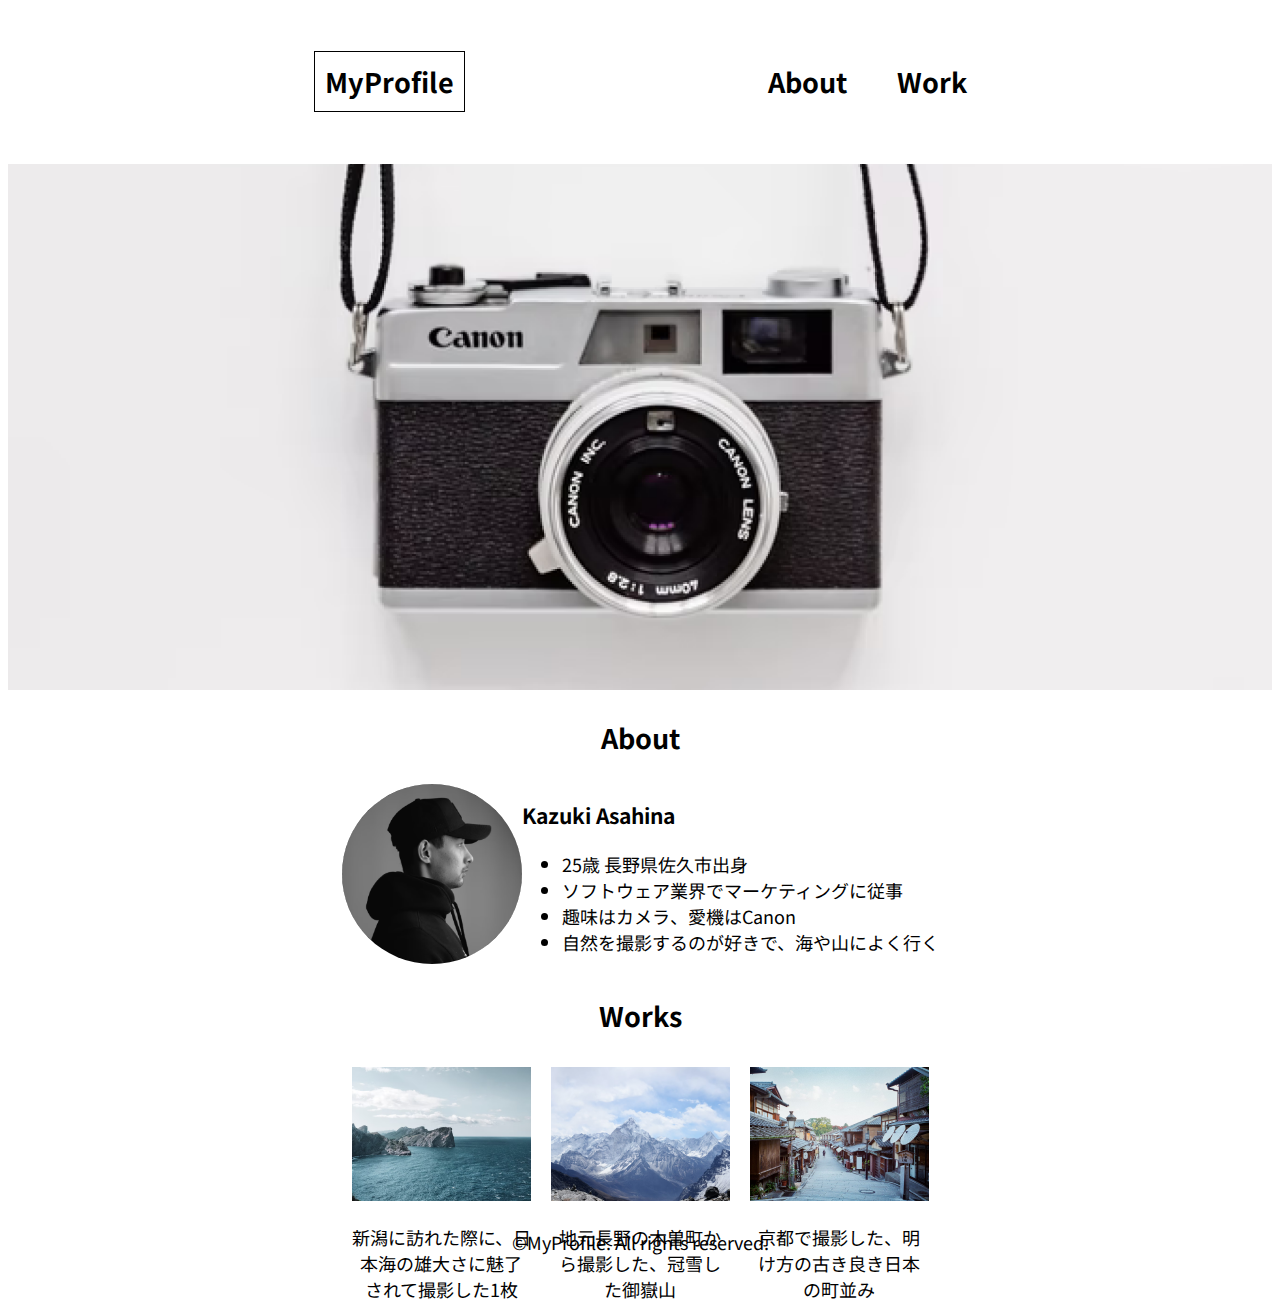
<file: Design Comprehensive Layout/index.html>
<!DOCTYPE html>
<html >
<head>
  <meta charset="UTF-8">
  <meta name="viewport" content="width=device-width, initial-scale=1.0">
   <link rel="stylesheet" href="style.css">
   <!-- フォント -->
   <link rel="preconnect" href="https://fonts.googleapis.com">
  <link rel="preconnect" href="https://fonts.gstatic.com" crossorigin>
  <link href="https://fonts.googleapis.com/css2?family=Josefin+Sans:ital,wght@0,100..700;1,100..700&family=Noto+Sans+JP:wght@100..900&display=swap" rel="stylesheet">
  <title>Socialtech</title>
</head>
<body>
  <header>
    <h2 id="Myprofile">MyProfile</h2>
    <nav id="AboutWork">
      <h2>About</h2>
      <h2>Work</h2>
    </nav>
  </header>
  
  <main>
    <img id="camera" src="images/main.png" alt="カメラの写真">

    <article>
      <h2>About</h2>
      <section id="About">
        <div>
          <img id="AboutFace" src="images/about.png" alt="横顔">
        </div>
        <div>
          <h3>Kazuki Asahina</h3>
          <ul>
            <li>25歳 長野県佐久市出身</li>
            <li>ソフトウェア業界でマーケティングに従事</li>
            <li>趣味はカメラ、愛機はCanon</li>
            <li>自然を撮影するのが好きで、海や山によく行く</li>
          </ul>
        </div>
      </section>
    </article>
    <article>
      <h2>Works</h2>
        <section id="works">
          <div class="sea">
            <img src="images/works1.png" alt="海">
            <p>新潟に訪れた際に、日本海の雄大さに魅了されて撮影した1枚</p>
          </div>
          <div class="mt">
            <img src="images/works2.png" alt="山">
            <p>地元長野の木曽町から撮影した、冠雪した御嶽山</p>
          </div>
          <div class="town">
            <img src="images/works3.png" alt="町">
            <p>京都で撮影した、明け方の古き良き日本の町並み</p>
          </div>
        </section>
      </h3>
    </article>

  </main>
  <footer>
    <p>&copy;MyProfile. All rights reserved.</p>

  </footer>
</body>
</html>
</file>
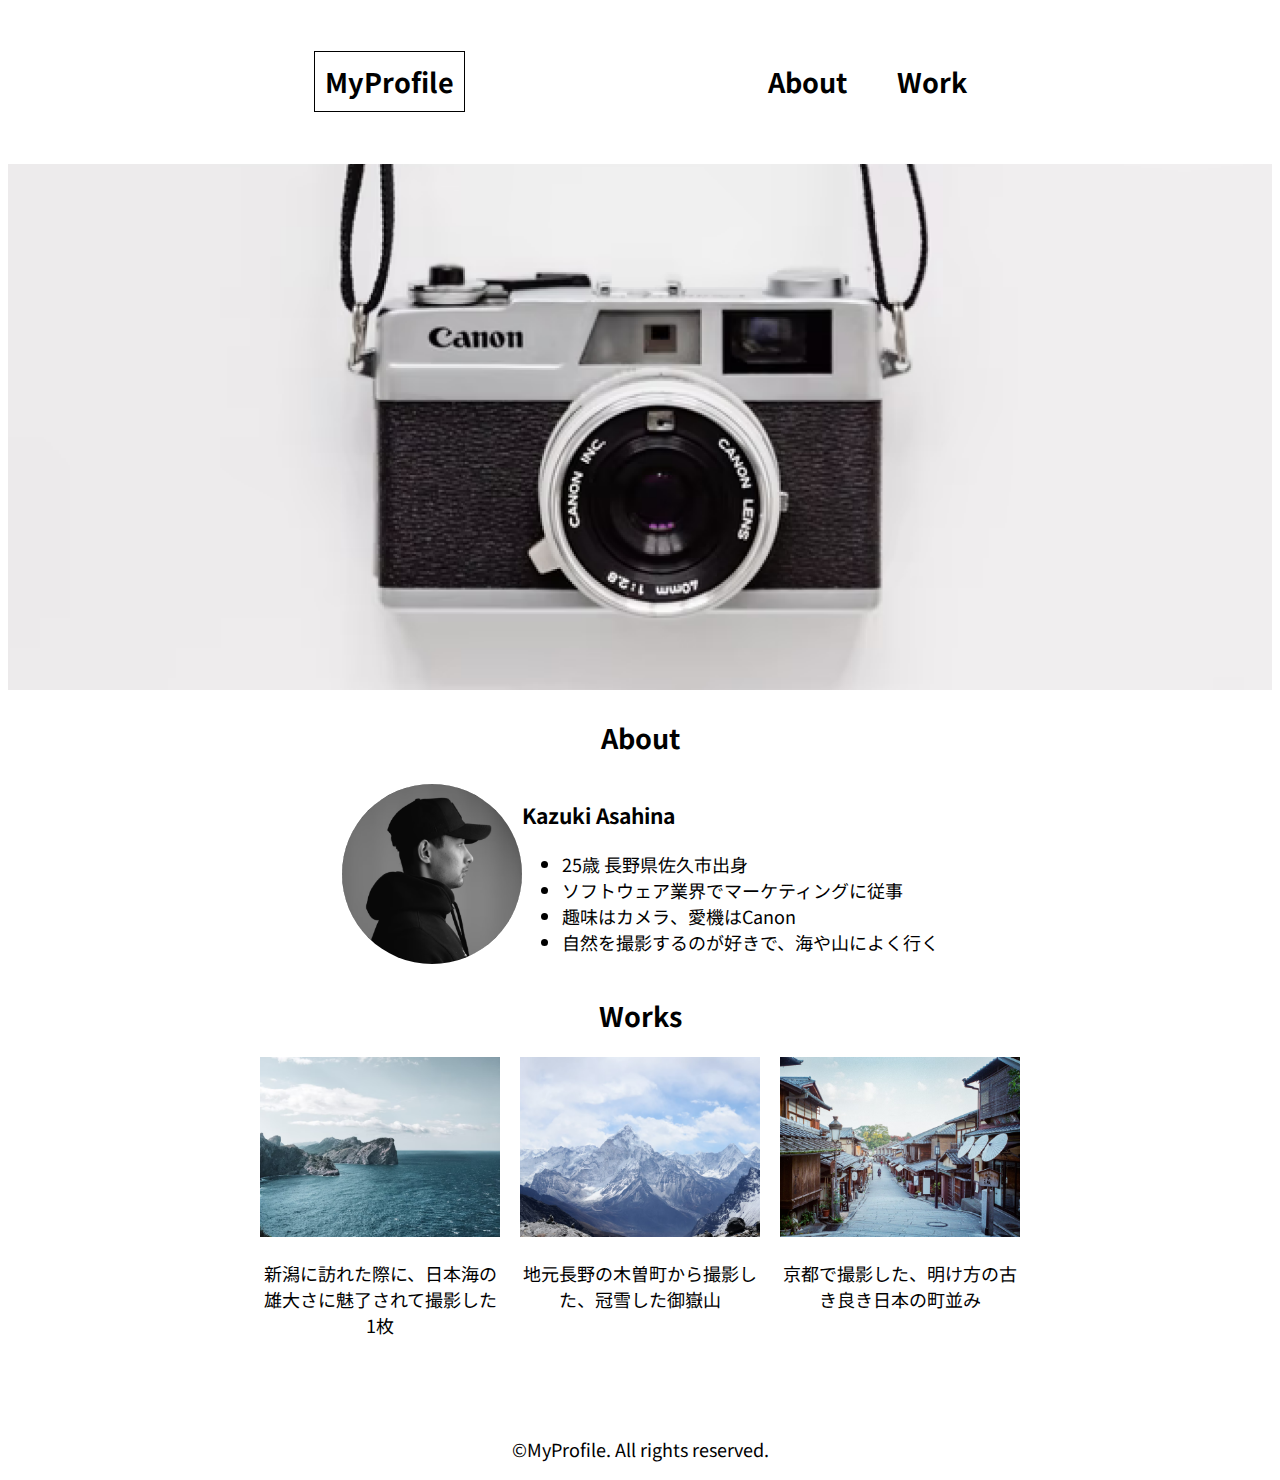
<file: Design_Comprehensive_Layout/index.html>
<!DOCTYPE html>
<html >
<head>
  <meta charset="UTF-8">
  <meta name="viewport" content="width=device-width, initial-scale=1.0">
   <link rel="stylesheet" href="style.css">
   <!-- フォント -->
   <link rel="preconnect" href="https://fonts.googleapis.com">
  <link rel="preconnect" href="https://fonts.gstatic.com" crossorigin>
  <link href="https://fonts.googleapis.com/css2?family=Josefin+Sans:ital,wght@0,100..700;1,100..700&family=Noto+Sans+JP:wght@100..900&display=swap" rel="stylesheet">
  <title>Socialtech</title>
</head>
<body>
  <header>
    <h2 id="Myprofile">MyProfile</h2>
    <nav id="AboutWork">
      <h2>About</h2>
      <h2>Work</h2>
    </nav>
  </header>
  
  <main>
    <img id="camera" src="images/main.png" alt="カメラの写真">
    <article>
      <h2>About</h2>
      <section id="About">
        <div>
          <img id="AboutFace" src="images/about.png" alt="横顔">
        </div>
        <div>
          <h3>Kazuki Asahina</h3>
          <ul>
            <li>25歳 長野県佐久市出身</li>
            <li>ソフトウェア業界でマーケティングに従事</li>
            <li>趣味はカメラ、愛機はCanon</li>
            <li>自然を撮影するのが好きで、海や山によく行く</li>
          </ul>
        </div>
      </section>
    </article>
    <article>
      <h2>Works</h2>
      <section id="works">
        <div class="sea">
          <img src="images/works1.png" alt="海">
          <p>新潟に訪れた際に、日本海の雄大さに魅了されて撮影した1枚</p>
        </div>
        <div class="mt">
          <img src="images/works2.png" alt="山">
          <p>地元長野の木曽町から撮影した、冠雪した御嶽山</p>
        </div>
        <div class="town">
          <img src="images/works3.png" alt="町">
          <p>京都で撮影した、明け方の古き良き日本の町並み</p>
        </div>
      </section>
    </article>
  </main>

<footer>
   <p>&copy;MyProfile. All rights reserved.</p>

  </footer>
</body>
</html>
</file>
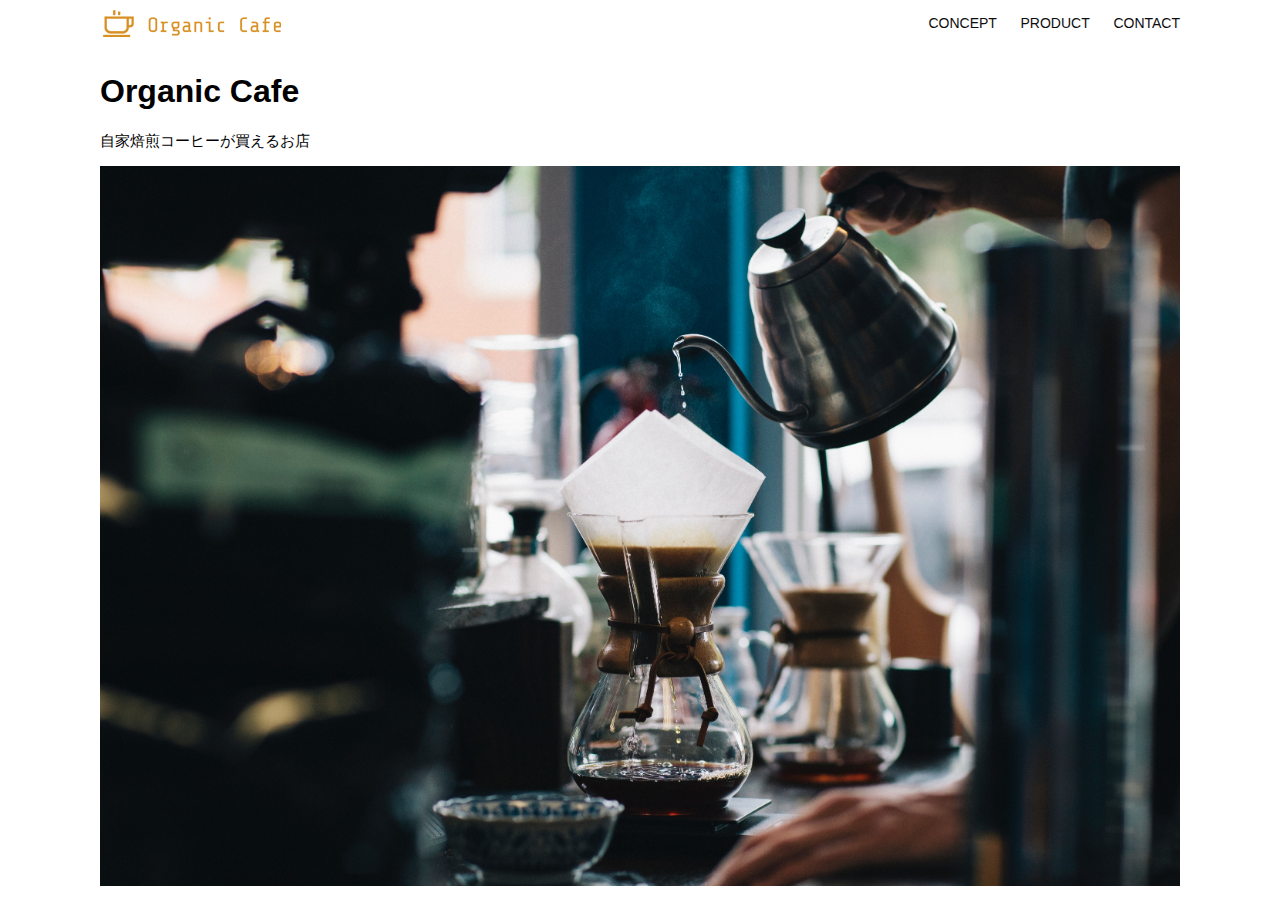
<file: kadai_013/index.html>
<!DOCTYPE html>
<html>
  <head>
    <title>Organic Cafe</title>
    <meta charset="UTF-8" />
    <meta
      name="description"
      content="自家焙煎のコーヒーがお家で楽しめるOrganic Cafe"
    />
    <meta name="viewport" content="width=device-width, initial-scale=1.0" />
    <link rel="stylesheet" href="style.css" />
  </head>
  <body>
    <!-- ヘッダー -->
    <header>
      <!-- ロゴ -->
      <a href="index.html" id="logo"
        ><img src="images/logo.png" alt="トップページに戻る"
      /></a>

      <!-- PC用ナビゲーション -->
      <nav id="nav-pc">
        <a href="index.html#concept">CONCEPT</a>
        <a href="index.html#product">PRODUCT</a>
        <a href="index.html#contact">CONTACT</a>
      </nav>
      <!-- スマホ用メニューボタン -->
      <img id="menu-sp" src="images/button-menu.png" alt="ナビゲーションを開く" onclick="document.getElementById('nav-sp').style.display = 'block'">

      <!-- スマホ用ナビゲーション -->
      <nav id="nav-sp">
        <img id="close" src="images/button-close.png" alt="ナビゲーションを閉じる" onclick="document.getElementById('nav-sp').style.display = 'none'">
        <a id="logo-sp" href="index.html" onclick="document.getElementById('nav-sp').style.display = 'none'"><img
            src="images/logo-sp.png" alt="トップページに戻る"></a>
        <a class="menu" href="index.html#concept" onclick="document.getElementById('nav-sp').style.display = 'none'">CONCEPT</a>
        <a class="menu" href="index.html#product" onclick="document.getElementById('nav-sp').style.display = 'none'">PRODUCT</a>
        <a class="menu" href="index.html#contact" onclick="document.getElementById('nav-sp').style.display = 'none'">CONTACT</a>
      
      </nav>
   
    </header>
    <main>
      <article>
        <!-- メインビジュアル -->
        <section id="main-visual">
          <div id="main-message">
            <h1>Organic Cafe</h1>
            <p>自家焙煎コーヒーが買えるお店</p>
          </div>
          <img
            src="images/main-image.jpg"
            alt="コーヒーをハンドドリップで淹れる画像"
          />
        </section>
      </article>
    </main>
  </body>
</html>
</file>
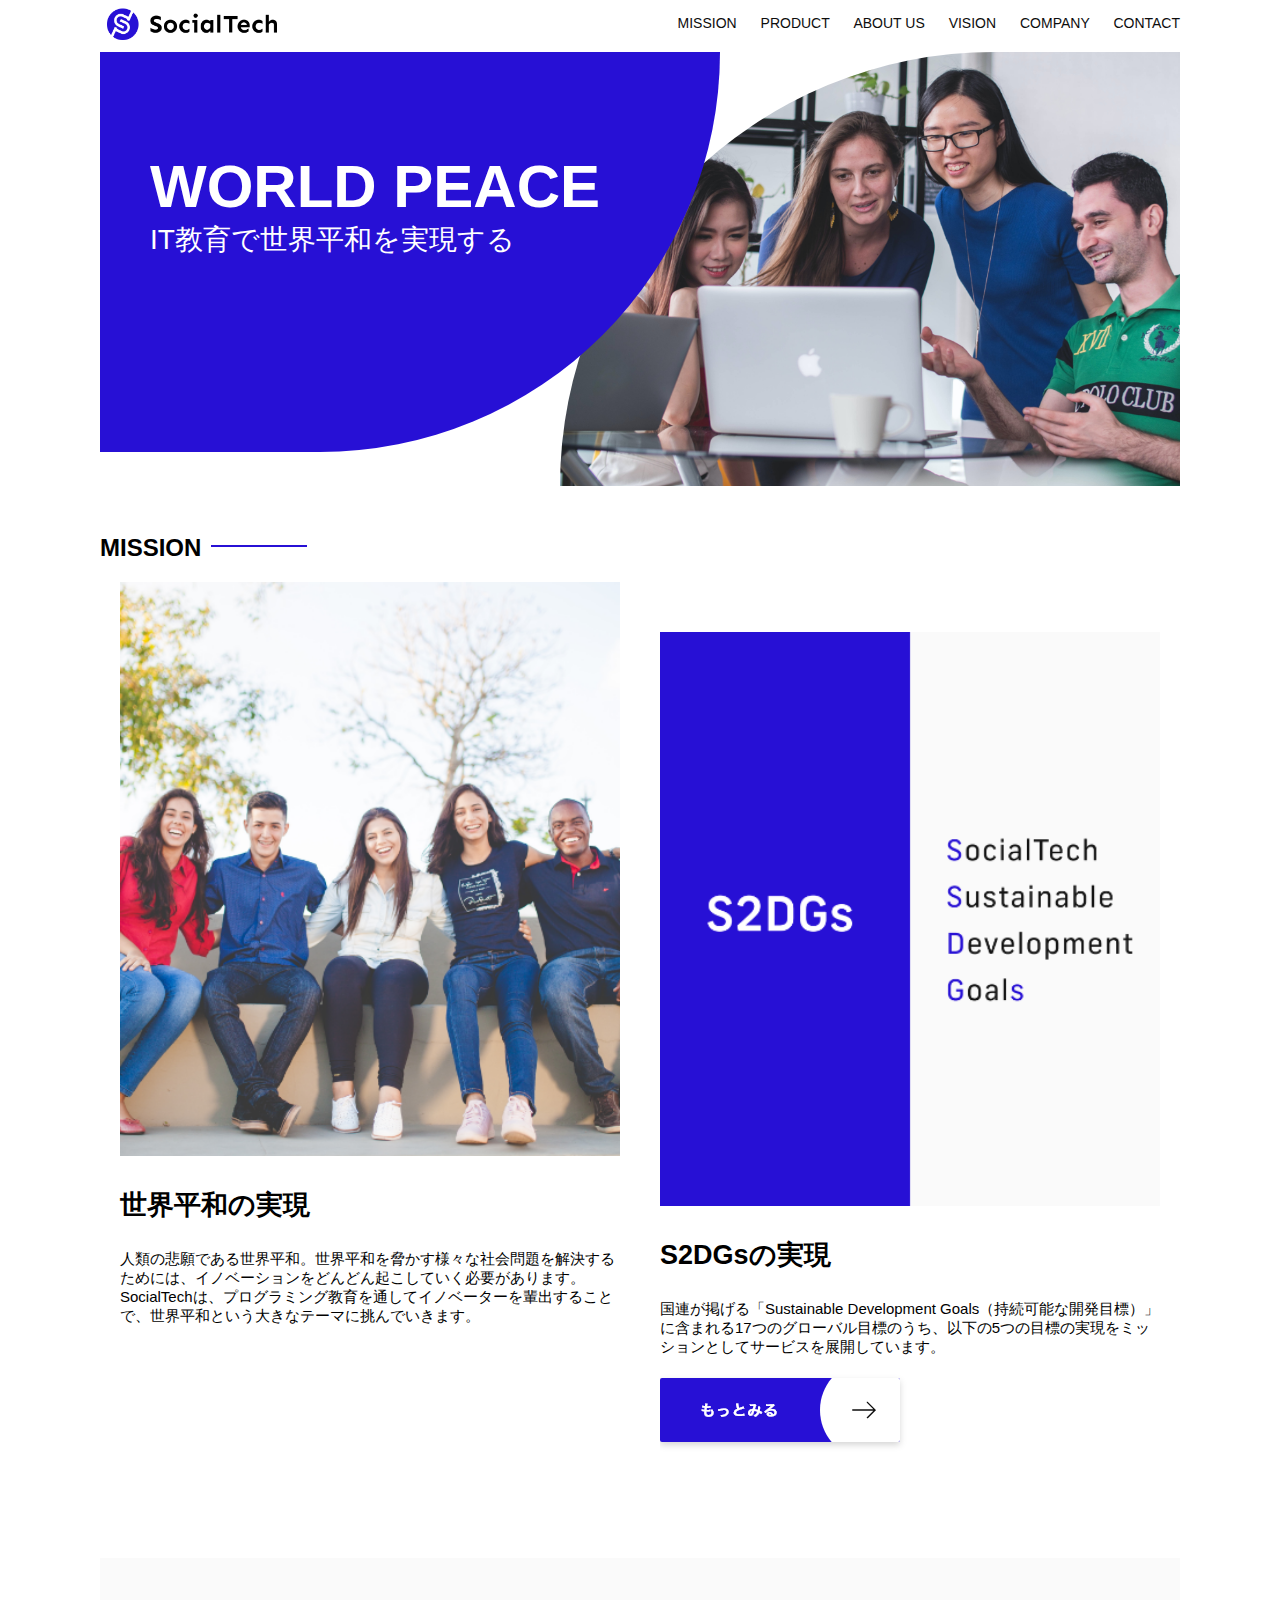
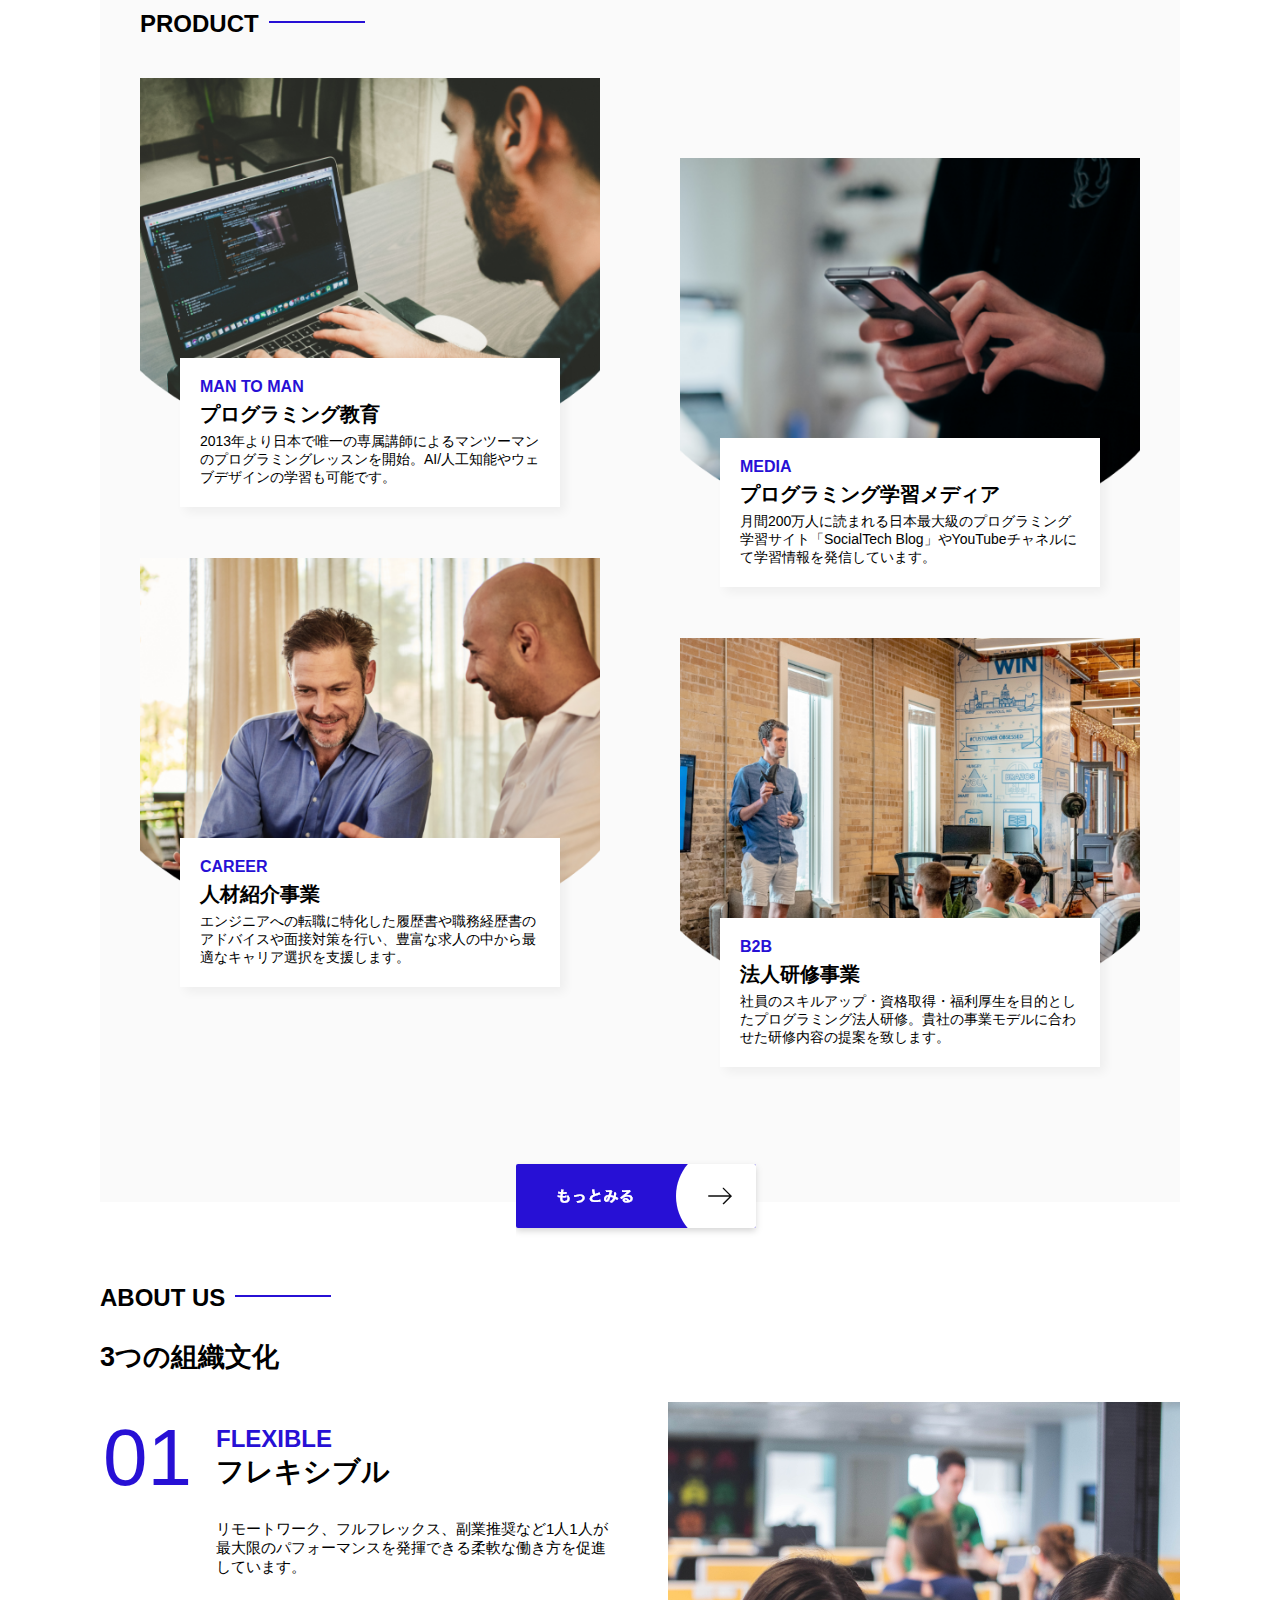
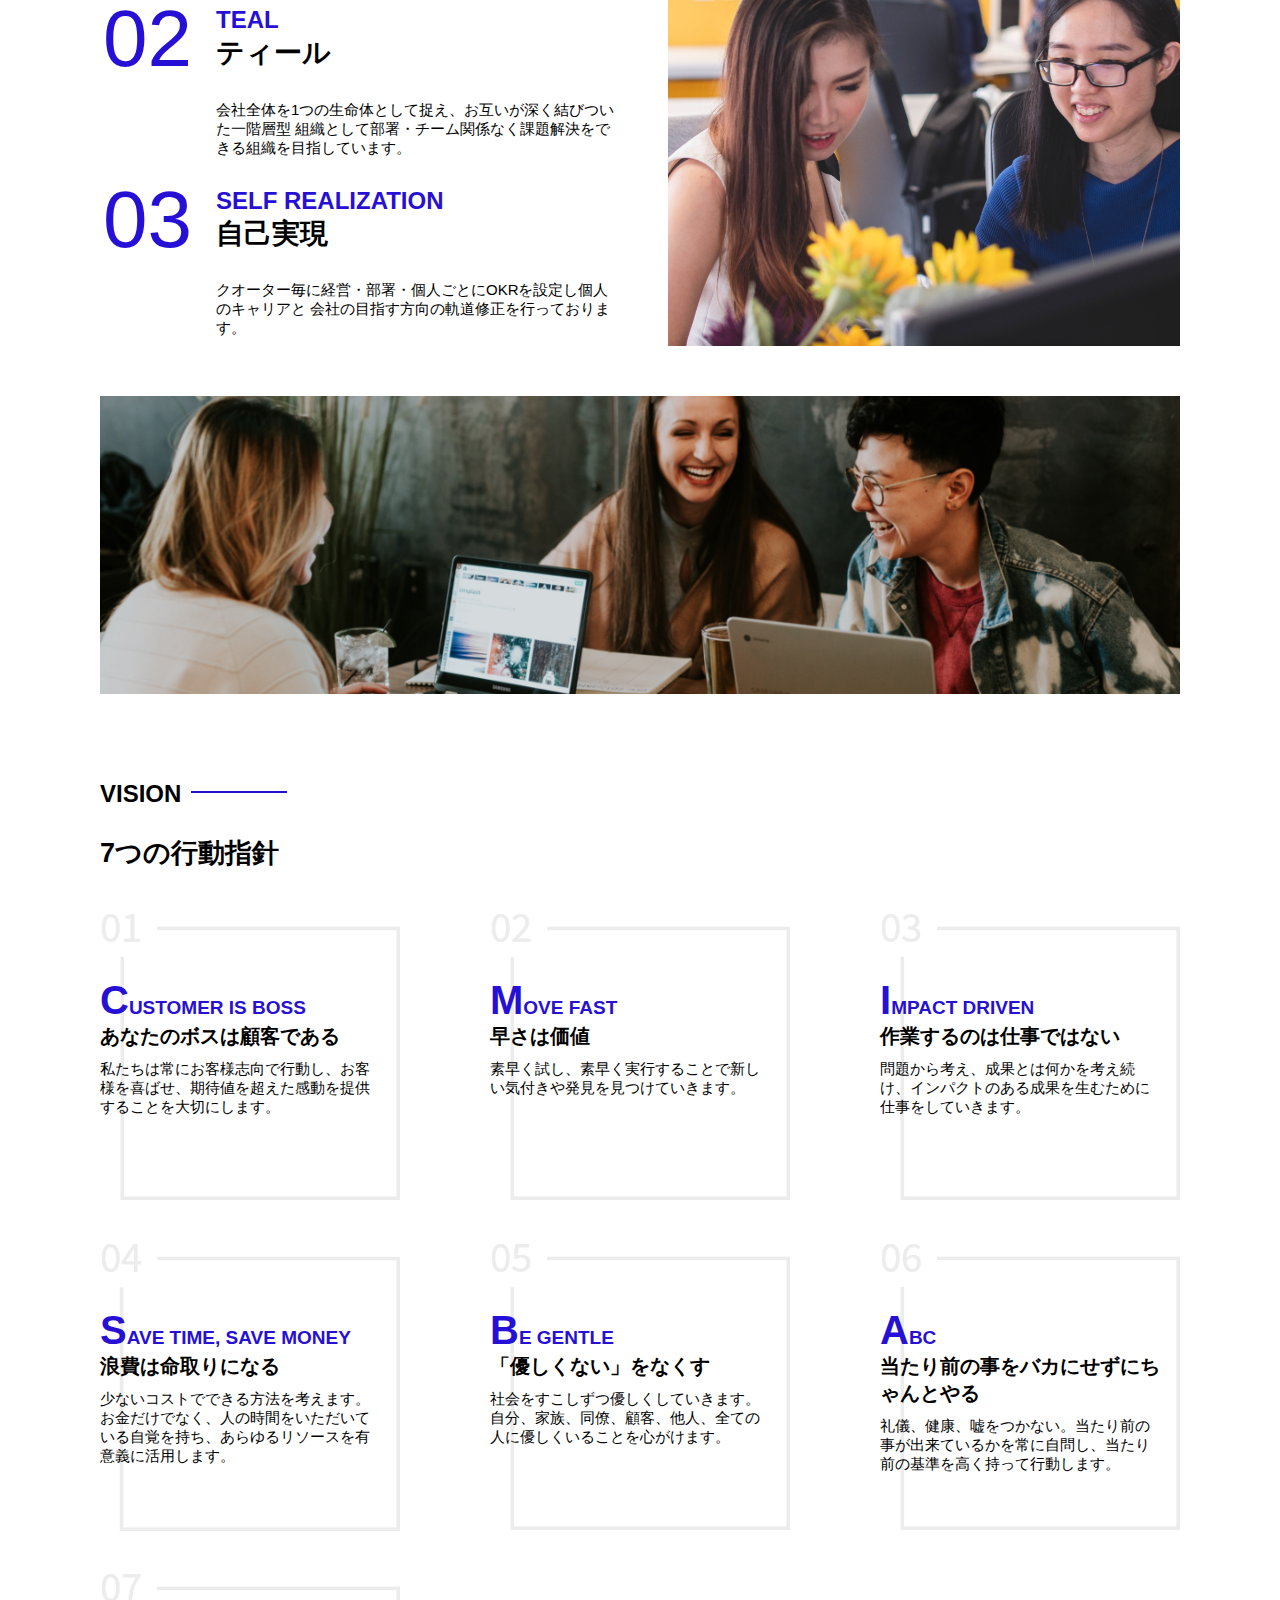
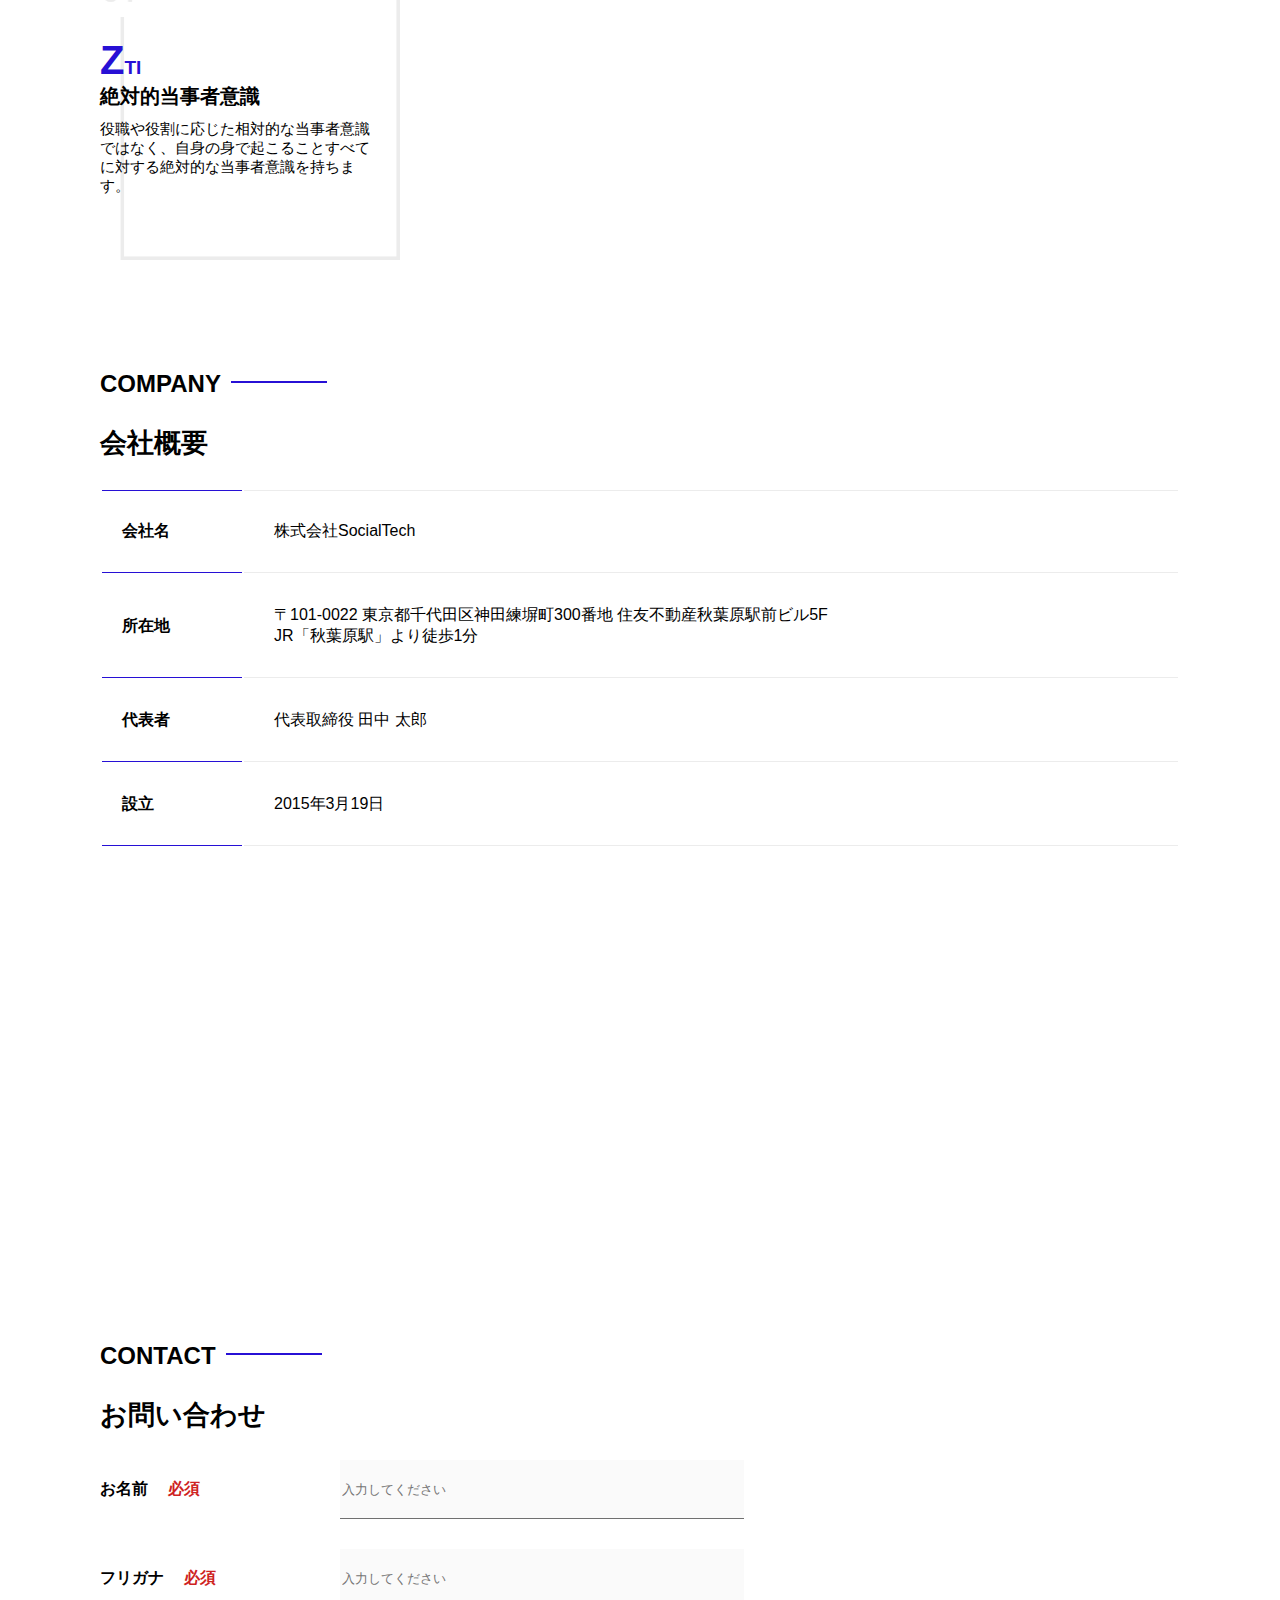
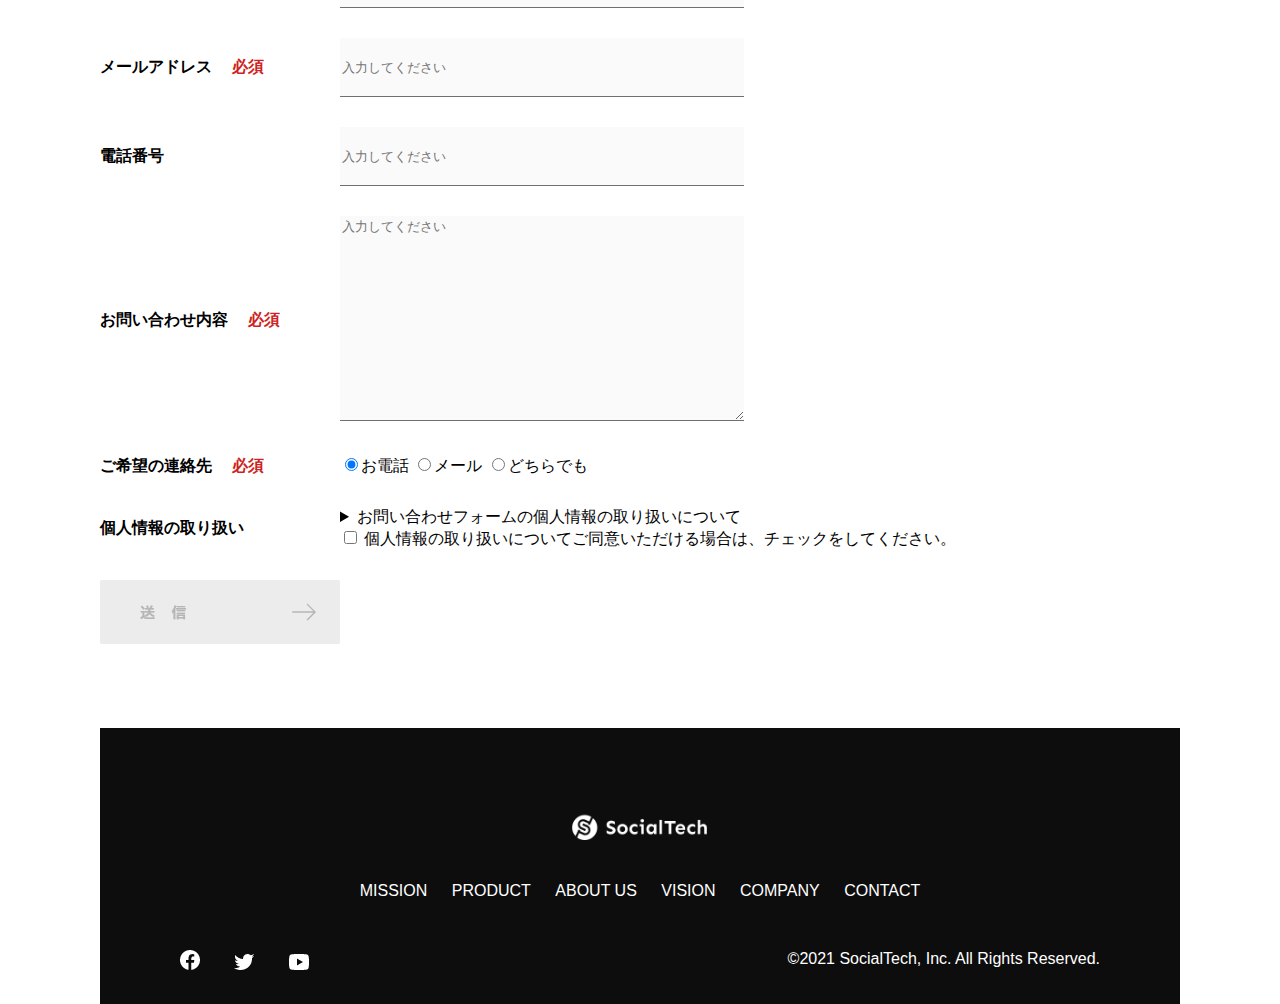
<file: kadai_tutorial_output/index.html>
<!DOCTYPE html>
<html>

<head>
    <title>SocialTech </title>
    <meta charset="utf-8">
    <meta name="description" content="SocialTechはEdTech業界のリーディングカンパニーを目指します。">
    <meta name="viewport" content="width=device-width, initial-scale=1.0">
    <link rel="stylesheet" href="style.css">
</head>

<body>
    <!-- ヘッダー -->
    <header>
        <!-- ロゴ -->
        <a href="index.html" id="logo"><img src="images/logo.png" alt="トップページに戻る"></a>

        <!-- PC用ナビゲーション -->
        <nav id="nav-pc">
            <a href="mission.html">MISSION</a>
            <a href="product.html">PRODUCT</a>
            <a href="index.html#aboutus">ABOUT US</a>
            <a href="index.html#vision">VISION</a>
            <a href="index.html#company">COMPANY</a>
            <a href="index.html#contact">CONTACT</a>
        </nav>

        <!-- スマホ用メニューボタン -->
        <img id="menu-sp" src="images/button-menu.png" alt="ナビゲーションを開く"
            onclick="document.getElementById('nav-sp').style.display = 'block'">

        <!-- スマホ用ナビゲーション -->
        <nav id="nav-sp">
            <img id="close" src="images/button-close.png" alt="ナビゲーションを閉じる"
                onclick="document.getElementById('nav-sp').style.display = 'none'">
            <a id="logo-sp" href="index.html" onclick="document.getElementById('nav-sp').style.display = 'none'"><img
                    src="images/logo-sp.png" alt="トップページに戻る"></a>
            <a class="menu" href="mission.html"
                onclick="document.getElementById('nav-sp').style.display = 'none'">MISSION</a>
            <a class="menu" href="product.html"
                onclick="document.getElementById('nav-sp').style.display = 'none'">PRODUCT</a>
            <a class="menu" href="index.html#aboutus"
                onclick="document.getElementById('nav-sp').style.display = 'none'">ABOUT US</a>
            <a class="menu" href="index.html#vision"
                onclick="document.getElementById('nav-sp').style.display = 'none'">VISION</a>
            <a class="menu" href="index.html#company"
                onclick="document.getElementById('nav-sp').style.display = 'none'">COMPANY</a>
            <a class="menu" href="index.html#contact"
                onclick="document.getElementById('nav-sp').style.display = 'none'">CONTACT</a>
            <div id="sns">
                <a href="https://www.facebook.com/sejuku2013"><img src="images/button-facebook.png"
                        alt="Facebookのリンク"></a>
                <a href="https://twitter.com/samuraijuku"><img src="images/button-twitter.png" alt="Twitterのリンク"></a>
                <a href="https://www.youtube.com/channel/UCCFOQO5aDK0xXam4cUQXT8g"><img src="images/button-youtube.png"
                        alt="YouTubeのリンク"></a>
            </div>
        </nav>
    </header>
    <main>
        <article>
            <!-- メインビジュアル -->
            <section id="main-visual">
                <div id="main-message">
                    <h1>WORLD PEACE</h1>
                    <p>IT教育で世界平和を実現する</p>
                </div>
                <img src="images/index/index-main.png" alt="PCの周りに集まる多国籍の仲間たち">
            </section>
            <section id="mission">
                <h2 class="index-h2">MISSION</h2>
                <div id="mission-flex">
                    <div>
                        <img id="mission-photo" src="images/index/index-mission.png" alt="屋外のベンチで写真を撮影する多国籍の仲間たち">
                        <h3>世界平和の実現</h3>
                        <p>
                            人類の悲願である世界平和。世界平和を脅かす様々な社会問題を解決するためには、イノベーションをどんどん起こしていく必要があります。SocialTechは、プログラミング教育を通してイノベーターを輩出することで、世界平和という大きなテーマに挑んでいきます。
                        </p>
                    </div>
                    <div>
                        <img id="s2dgs" src="images/index/s2dgs.png" alt="S2DGs">
                        <h3>S2DGsの実現</h3>
                        <p>国連が掲げる「Sustainable Development
                            Goals（持続可能な開発目標）」に含まれる17つのグローバル目標のうち、以下の5つの目標の実現をミッションとしてサービスを展開しています。</p>
                        <a href="mission.html">
                            <img src="images/button-more.png" alt="もっとみる">
                        </a>
                    </div>
                </div>
            </section>
            <!-- プロダクト -->
            <section id="product">
                <h2 class="index-h2">PRODUCT</h2>
                <div>
                    <div id="product-left">
                        <div>
                            <img class="product-photo" src="images/index/index-mantoman.png" alt="PCでコードを書く男性">
                            <div class="product-explain">
                                <span>MAN TO MAN</span>
                                <h3>プログラミング教育</h3>
                                <p>2013年より日本で唯一の専属講師によるマンツーマンのプログラミングレッスンを開始。AI/人工知能やウェブデザインの学習も可能です。</p>
                            </div>
                        </div>
                        <div>
                            <img class="product-photo" src="images/index/index-career.png" alt="笑顔で話し合う2人の男性">
                            <div class="product-explain">
                                <span>CAREER</span>
                                <h3>人材紹介事業</h3>
                                <p>エンジニアへの転職に特化した履歴書や職務経歴書のアドバイスや面接対策を行い、豊富な求人の中から最適なキャリア選択を支援します。</p>
                            </div>
                        </div>
                    </div>
                    <div id="product-right">
                        <div>
                            <img class="product-photo" src="images/index/index-media.png" alt="スマートフォンを操作する人">
                            <div class="product-explain">
                                <span>MEDIA</span>
                                <h3>プログラミング学習メディア</h3>
                                <p>月間200万人に読まれる日本最大級のプログラミング学習サイト「SocialTech
                                    Blog」やYouTubeチャネルにて学習情報を発信しています。</p>
                            </div>
                        </div>
                        <div>
                            <img class="product-photo" src="images/index/index-b2b.png" alt="講演中の男性とそれを聴く人々">
                            <div class="product-explain">
                                <span>B2B</span>
                                <h3>法人研修事業</h3>
                                <p>社員のスキルアップ・資格取得・福利厚生を目的としたプログラミング法人研修。貴社の事業モデルに合わせた研修内容の提案を致します。</p>
                            </div>
                        </div>
                    </div>
                </div>
                <div>
                    <a id="product-more" href="product.html">
                        <img src="images/button-more.png" alt="もっとみる">
                    </a>
                </div>
            </section>
            <!-- ABOUT US -->
            <section id="aboutus">
                <h2 class="index-h2">ABOUT US</h2>
                <h3>3つの組織文化</h3>
                <div>
                    <table class="culture-table">
                        <tr>
                            <td>
                                <span class="culture-num">01</span>
                            </td>
                            <td>
                                <span class="culture-en">FLEXIBLE</span>
                                <span class="culture-jp">フレキシブル</span>
                            </td>
                        </tr>
                        <tr>
                            <td>
                                <!--空のセル-->
                            </td>
                            <td>
                                <p class="culture-description">
                                    リモートワーク、フルフレックス、副業推奨など1人1人が最大限のパフォーマンスを発揮できる柔軟な働き方を促進しています。
                                </p>
                            </td>
                        </tr>
                        <tr>
                            <td>
                                <span class="culture-num">02</span>
                            </td>
                            <td>
                                <span class="culture-en">TEAL</span>
                                <span class="culture-jp">ティール</span>
                            </td>
                        </tr>
                        <tr>
                            <td>
                                <!--空のセル-->
                            </td>
                            <td>
                                <p class="culture-description">
                                    会社全体を1つの生命体として捉え、お互いが深く結びついた一階層型
                                    組織として部署・チーム関係なく課題解決をできる組織を目指しています。
                                </p>
                            </td>
                        </tr>
                        <tr>
                            <td>
                                <span class="culture-num">03</span>
                            </td>
                            <td>
                                <span class="culture-en">SELF REALIZATION</span>
                                <span class="culture-jp">自己実現</span>
                            </td>
                        </tr>
                        <tr>
                            <td>
                                <!--空のセル-->
                            </td>
                            <td>
                                <p class="culture-description">
                                    クオーター毎に経営・部署・個人ごとにOKRを設定し個人のキャリアと
                                    会社の目指す方向の軌道修正を行っております。
                                </p>
                            </td>
                        </tr>
                    </table>
                    <img class="culture-img" src="images/index/index-aboutus1.png" alt="笑顔で話し合う2人の女性">
                </div>
                <img class="culture-img2" src="images/index/index-aboutus2.png" alt="笑顔で話し合う3人の男女">
            </section>
            <!-- VISION -->
            <section id="vision">
                <h2 class="index-h2">VISION</h2>
                <h3>7つの行動指針</h3>
                <div>
                    <div class="vision-box">
                        <img src="images/index/vision-01.png" alt="01">
                        <span>
                            <h4>CUSTOMER IS BOSS</h4>
                            <h5>あなたのボスは顧客である</h5>
                            <p>私たちは常にお客様志向で行動し、お客様を喜ばせ、期待値を超えた感動を提供することを大切にします。</p>
                        </span>
                    </div>
                    <div class="vision-box">
                        <img src="images/index/vision-02.png" alt="02">
                        <span>
                            <h4>MOVE FAST</h4>
                            <h5>早さは価値</h5>
                            <p>素早く試し、素早く実行することで新しい気付きや発見を見つけていきます。</p>
                        </span>
                    </div>
                    <div class="vision-box">
                        <img src="images/index/vision-03.png" alt="03">
                        <span>
                            <h4>IMPACT DRIVEN</h4>
                            <h5>作業するのは仕事ではない</h5>
                            <p>問題から考え、成果とは何かを考え続け、インパクトのある成果を生むために仕事をしていきます。</p>
                        </span>
                    </div>
                    <div class="vision-box">
                        <img src="images/index//vision-04.png" alt="04">
                        <span>
                            <h4>SAVE TIME, SAVE MONEY</h4>
                            <h5>浪費は命取りになる</h5>
                            <p>少ないコストでできる方法を考えます。お金だけでなく、人の時間をいただいている自覚を持ち、あらゆるリソースを有意義に活用します。</p>
                        </span>

                    </div>
                    <div class="vision-box">
                        <img src="images/index/vision-05.png" alt="05">
                        <span>
                            <h4>BE GENTLE</h4>
                            <h5>「優しくない」をなくす</h5>
                            <p>社会をすこしずつ優しくしていきます。自分、家族、同僚、顧客、他人、全ての人に優しくいることを心がけます。</p>
                        </span>
                    </div>
                    <div class="vision-box">
                        <img src="images/index/vision-06.png" alt="06">
                        <span>
                            <h4>ABC</h4>
                            <h5>当たり前の事をバカにせずにちゃんとやる</h5>
                            <p>礼儀、健康、嘘をつかない。当たり前の事が出来ているかを常に自問し、当たり前の基準を高く持って行動します。</p>
                        </span>
                    </div>
                    <div class="vision-box">
                        <img src="images/index/vision-07.png" alt="07">
                        <span>
                            <h4>ZTI</h4>
                            <h5>絶対的当事者意識</h5>
                            <p>役職や役割に応じた相対的な当事者意識ではなく、自身の身で起こることすべてに対する絶対的な当事者意識を持ちます。</p>
                        </span>
                    </div>
                </div>
            </section>
            <!-- COMPANY -->
            <section id="company">
                <h2 class="index-h2">COMPANY</h2>
                <h3>会社概要</h3>
                <table id="company-table">
                    <tr>
                        <th class="tableheader-first">会社名</th>
                        <td class="cell-first">株式会社SocialTech</td>
                    </tr>
                    <tr>
                        <th class="tableheader">所在地</th>
                        <td class="cell">〒101-0022 東京都千代田区神田練塀町300番地 住友不動産秋葉原駅前ビル5F<br>JR「秋葉原駅」より徒歩1分</td>
                    </tr>
                    <tr>
                        <th class="tableheader">代表者</th>
                        <td class="cell">代表取締役 田中 太郎</td>
                    </tr>
                    <tr>
                        <th class="tableheader">設立</th>
                        <td class="cell">2015年3月19日</td>
                    </tr>
                </table>
                <iframe
                    src="https://www.google.com/maps/embed?pb=!1m18!1m12!1m3!1d3240.0688551336807!2d139.7720776771055!3d35.69992317258124!2m3!1f0!2f0!3f0!3m2!1i1024!2i768!4f13.1!3m3!1m2!1s0x60188fee13660e23%3A0x77137876edf742ac!2z5L2P5Y-L5LiN5YuV55Sj56eL6JGJ5Y6f6aeF5YmN44OT44Or!5e0!3m2!1sja!2sjp!4v1704858013291!5m2!1sja!2sjp"
                    style="border:0;" allowfullscreen="" loading="lazy">
                </iframe>
            </section>
            <!-- お問い合わせフォーム -->
            <section id="contact">
                <h2 class="index-h2">CONTACT</h2>
                <h3>お問い合わせ</h3>
                <form>

                    <div>
                        <div class="contact-heading">
                            <label class="contact-label">お名前<span class="contact-span">必須</span></label>
                        </div>
                        <div>
                            <input type="text" name="name" placeholder="入力してください" class="contact-textbox">
                        </div>
                    </div>
                    <div>
                        <div class="contact-heading">
                            <label class="contact-label">フリガナ<span class="contact-span">必須</span></label>
                        </div>
                        <div>
                            <input type="text" name="hurigana" placeholder="入力してください" class="contact-textbox">
                        </div>
                    </div>
                    <div>
                        <div class="contact-heading">
                            <label class="contact-label">メールアドレス<span class="contact-span">必須</span></label>
                        </div>
                        <div>
                            <input type="text" name="email" placeholder="入力してください" class="contact-textbox">
                        </div>
                    </div>
                    <div>
                        <div class="contact-heading">
                            <label class="contact-label">電話番号</label>
                        </div>
                        <div>
                            <input type="text" name="tel" placeholder="入力してください" class="contact-textbox">
                        </div>
                    </div>
                    <div>
                        <div class="contact-heading">
                            <label class="contact-label">お問い合わせ内容<span class="contact-span">必須</span></label>
                        </div>
                        <div>
                            <textarea class="contact-textarea " placeholder="入力してください" name="message"></textarea>
                        </div>
                    </div>
                    <div>
                        <div class="contact-heading">
                            <label class="contact-label">ご希望の連絡先<span class="contact-span">必須</span></label>
                        </div>
                        <div>
                            <input class="radiobutton" type="radio" value="tel" name="contact"
                                checked><label>お電話</label>
                            <input class="radiobutton" type="radio" value="mail" name="contact"><label>メール</label>
                            <input class="radiobutton" type="radio" value="both" name="contact"><label>どちらでも</label>
                        </div>
                    </div>
                    <div>
                        <div class="contact-heading">
                            <label class="contact-label">個人情報の取り扱い</label>
                        </div>
                        <div>
                            <details>
                                <summary>お問い合わせフォームの個人情報の取り扱いについて</summary>
                                <div>
                                    <span>１．組織の名称又は氏名</span><br>
                                    株式会社SocialTech<br><br>
                                    <span>２．個人情報保護管理者（若しくはその代理人）の氏名又は職名、所属及び連絡先
                                        鈴木 一郎 コーポレート部</span><br>
                                    メールアドレス：samurai@example.com<br>
                                    TEL：03-1234-5678<br>
                                    <span>３．個人情報の利用目的</span><br>
                                    ・本サービス及び本サービスに関連する情報の提供又はそれらに関する連絡のため<br>
                                    ・ユーザーの本人確認のため<br>
                                    ・当社サービスのご案内のため<br>
                                    ・当社の商品等の広告または宣伝（電子メールによるものを含むものとします。）<br><br>
                                    <span>４．個人情報の取り扱い業務の委託</span><br>
                                    個人情報の取扱業務の全部または一部を外部に業務委託する場合があります。<br>
                                    その際、弊社は、個人情報を適切に保護できる管理体制を敷き実行していることを条件として<br>
                                    委託先を厳選したうえで、機密保持契約を委託先と締結し、お客様の個人情報を厳密に管理させます。<br><br>
                                    <span>５．個人情報の開示等の請求</span><br>
                                    お客様は、弊社に対してご自身の個人情報の開示等（利用目的の通知、開示、内容の訂正・追加・削除、利用の停止または消去、第三者への提供の停止）に関して、当社問合わせ窓口に申し出ることができます。<br>
                                    その際、弊社はお客様ご本人を確認させていただいたうえで、合理的な期間内に対応いたします。<br><br>
                                    なお、個人情報に関する弊社問合わせ先は、次の通りです。<br><br>
                                    株式会社SocialTech　個人情報問合せ窓口<br>
                                    〒101-0022 東京都千代田区神田練塀町300番地 住友不動産秋葉原駅前ビル5F<br>
                                    メールアドレス：samurai@example.com　TEL：03-1234-5678<br><br>
                                    <span>６．個人情報を提供されることの任意性について</span><br><br>
                                    お客様がご自身の個人情報を弊社に提供されるか否かは、お客様のご判断によりますが、もしご提供されない場合には、適切なサービスが提供できない場合がありますので予めご了承ください。
                                </div>
                            </details>
                            <input type="checkbox" name="agree">
                            <span>個人情報の取り扱いについてご同意いただける場合は、チェックをしてください。</span>
                        </div>
                    </div>
                    <input type="image" src="images/button-submit.png" alt="送信する">
                </form>
            </section>
        </article>
        <footer>
            <div id="footer-logo">
                <img src="images/logo-sp.png" alt="SocialTech">
            </div>
            <div id="footer-link">
                <a href="mission.html">MISSION</a>
                <a href="product.html">PRODUCT</a>
                <a href="index.html#aboutus">ABOUT US</a>
                <a href="index.html#vision">VISION</a>
                <a href="index.html#company">COMPANY</a>
                <a href="index.html#contact">CONTACT</a>
            </div>
            <div id="sns-footer">
                <a href="https://www.facebook.com/sejuku2013"><img src="images/button-facebook.png"
                        alt="Facebookのリンク"></a>
                <a href="https://twitter.com/samuraijuku"><img src="images/button-twitter.png" alt="Twitterのリンク"></a>
                <a href="https://www.youtube.com/channel/UCCFOQO5aDK0xXam4cUQXT8g"><img src="images/button-youtube.png"
                        alt="YouTubeのリンク"></a>
                <span id="copyright">&copy;2021 SocialTech, Inc. All Rights Reserved. </span>
            </div>
        </footer>
    </main>
</body>

</html>
</file>
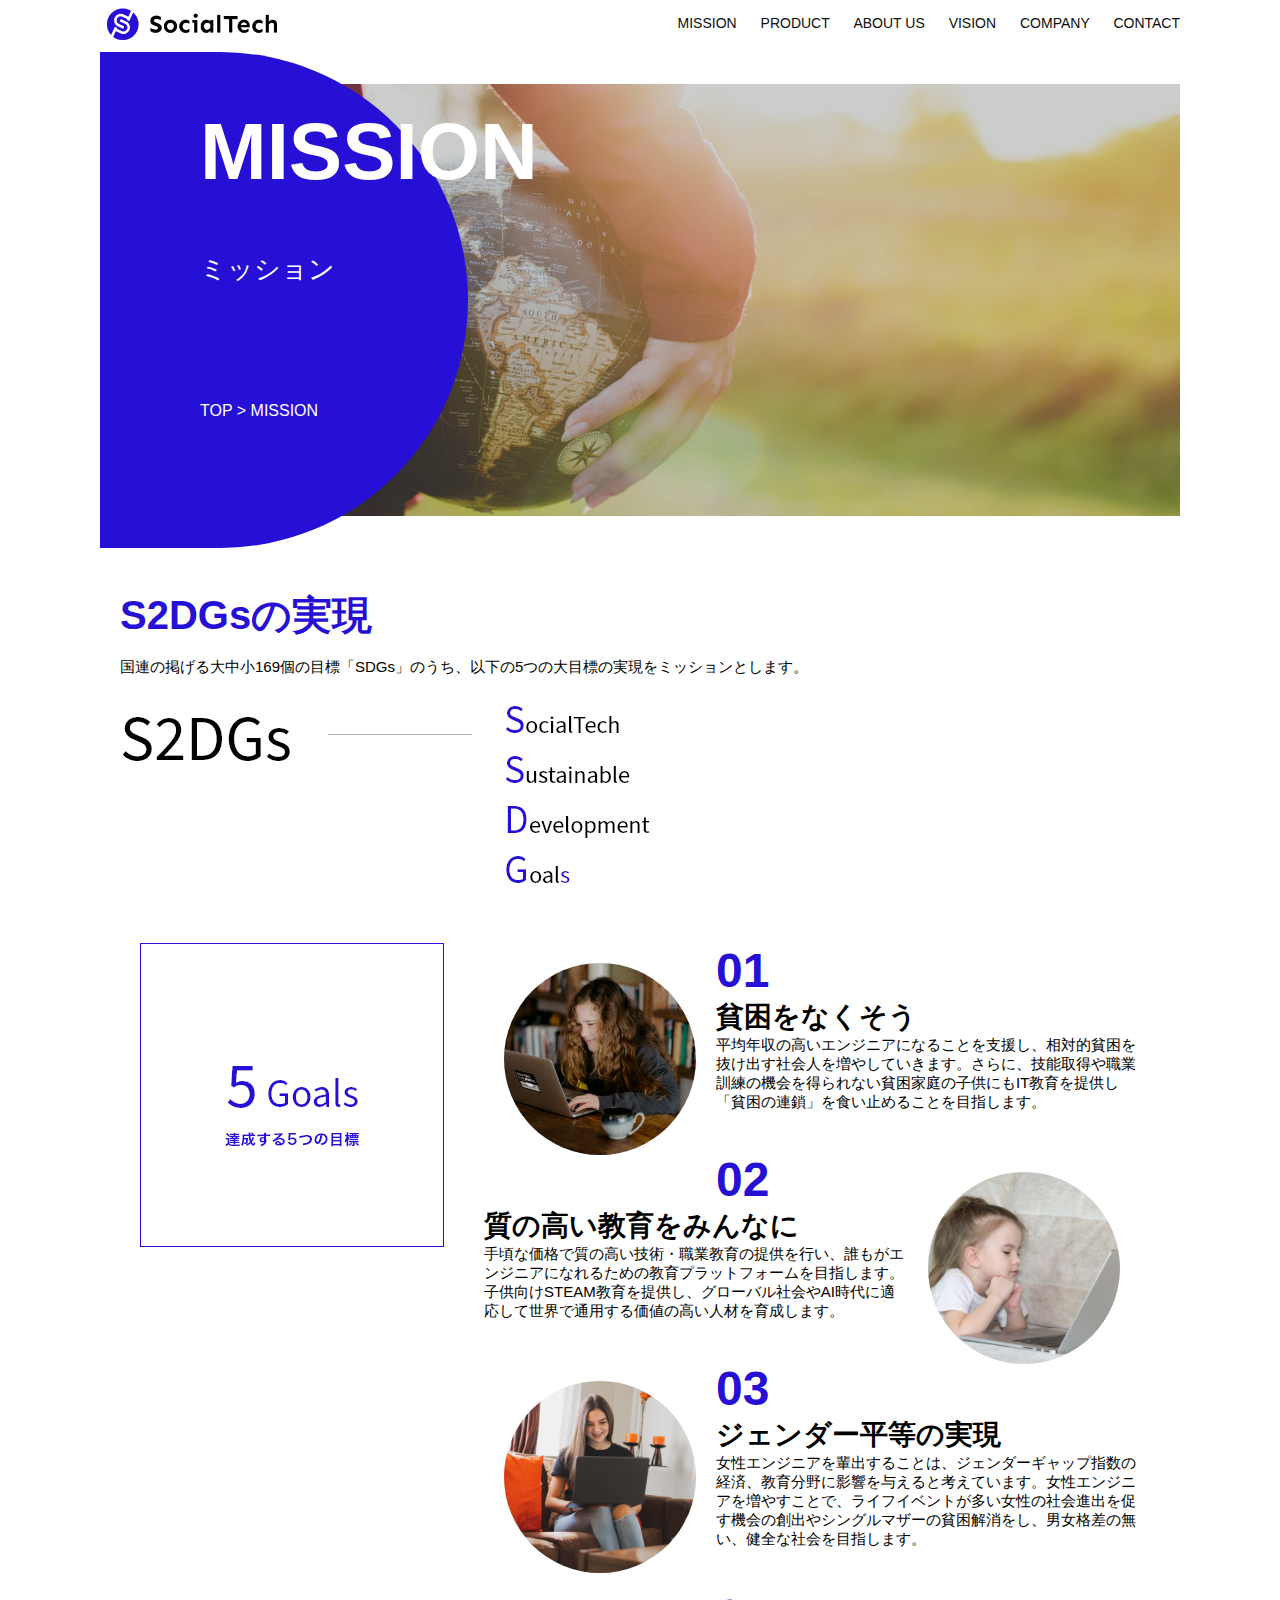
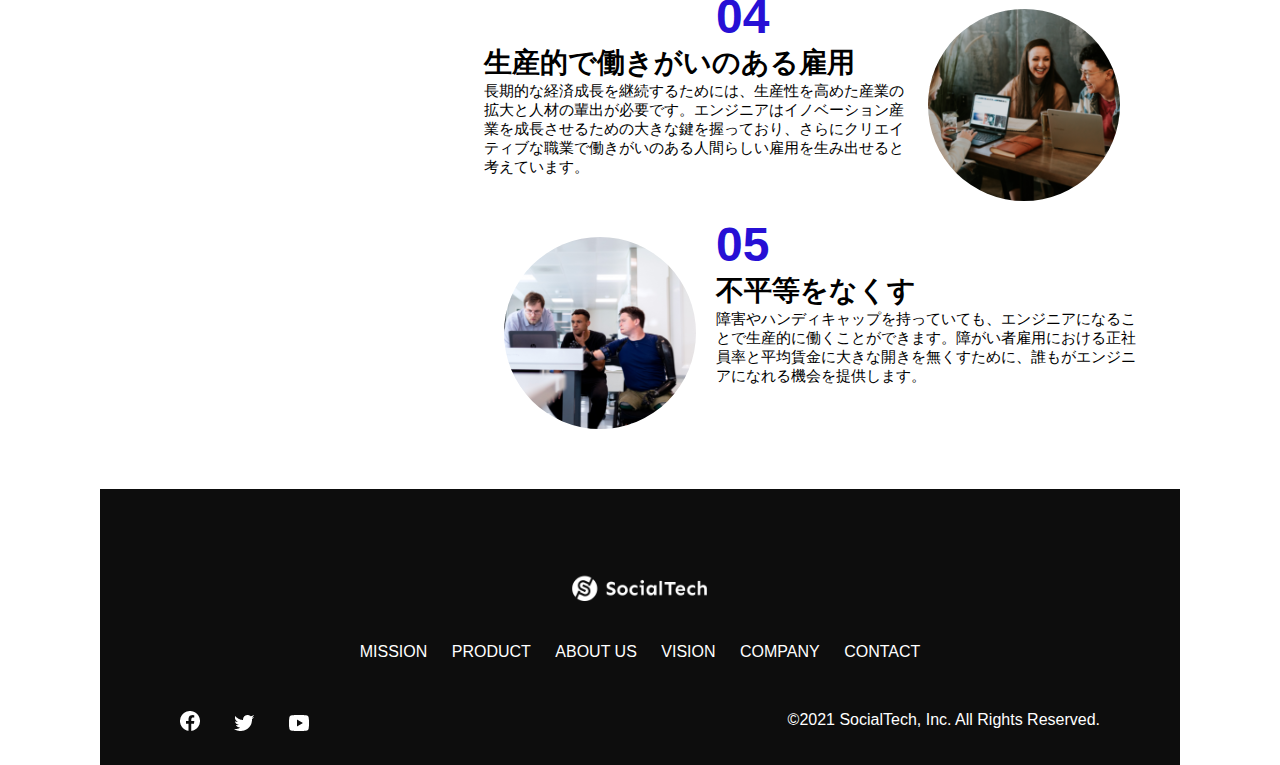
<file: kadai_tutorial_output/mission.html>
<!DOCTYPE html>
<html>

<head>
    <title>SocialTech - MISSON ミッション -</title>
    <meta charset="utf-8">
    <meta name="description" content="SocialTechが目指す5つの目標（S2DGs）を紹介します">
    <meta name="viewport" content="width=device-width, initial-scale=1.0">
    <link rel="stylesheet" href="style.css">
</head>

<body>
    <!-- ヘッダー -->
    <header>
        <!-- ロゴ -->
        <a href="index.html" id="logo"><img src="images/logo.png" alt="トップページに戻る"></a>

        <!-- PC用ナビゲーション -->
        <nav id="nav-pc">
            <a href="mission.html">MISSION</a>
            <a href="product.html">PRODUCT</a>
            <a href="index.html#aboutus">ABOUT US</a>
            <a href="index.html#vision">VISION</a>
            <a href="index.html#company">COMPANY</a>
            <a href="index.html#contact">CONTACT</a>
        </nav>

        <!-- スマホ用メニューボタン -->
        <img id="menu-sp" src="images/button-menu.png" alt="ナビゲーションを開く"
            onclick="document.getElementById('nav-sp').style.display = 'block'">

        <!-- スマホ用ナビゲーション -->
        <nav id="nav-sp">
            <img id="close" src="images/button-close.png" alt="ナビゲーションを閉じる"
                onclick="document.getElementById('nav-sp').style.display = 'none'">
            <a id="logo-sp" href="index.html" onclick="document.getElementById('nav-sp').style.display = 'none'"><img
                    src="images/logo-sp.png" alt="トップページに戻る"></a>
            <a class="menu" href="mission.html"
                onclick="document.getElementById('nav-sp').style.display = 'none'">MISSION</a>
            <a class="menu" href="product.html"
                onclick="document.getElementById('nav-sp').style.display = 'none'">PRODUCT</a>
            <a class="menu" href="index.html#aboutus"
                onclick="document.getElementById('nav-sp').style.display = 'none'">ABOUT US</a>
            <a class="menu" href="index.html#vision"
                onclick="document.getElementById('nav-sp').style.display = 'none'">VISION</a>
            <a class="menu" href="index.html#company"
                onclick="document.getElementById('nav-sp').style.display = 'none'">COMPANY</a>
            <a class="menu" href="index.html#contact"
                onclick="document.getElementById('nav-sp').style.display = 'none'">CONTACT</a>
            <div id="sns">
                <a href="https://www.facebook.com/sejuku2013"><img src="images/button-facebook.png"
                        alt="Facebookのリンク"></a>
                <a href="https://twitter.com/samuraijuku"><img src="images/button-twitter.png" alt="Twitterのリンク"></a>
                <a href="https://www.youtube.com/channel/UCCFOQO5aDK0xXam4cUQXT8g"><img src="images/button-youtube.png"
                        alt="YouTubeのリンク"></a>
            </div>
        </nav>
    </header>
    <main>
        <article>
            <section id="mission-main">
                <div id="mission-title">
                    <h1>MISSION</h1>
                    <span>ミッション</span>
                    <div>TOP > MISSION</div>
                </div>
            </section>
            <section id="mission-s2dgs">
                <h2 class="mission-h2">S2DGsの実現</h2>
                <p>国連の掲げる大中小169個の目標「SDGs」のうち、以下の5つの大目標の実現をミッションとします。</p>
                <img src="images/mission/mission-s2dgs.png" alt="S2DGs">
            </section>
            <section id="mission-5goals">
                <div>
                    <img id="s2dgs-image" src="images/mission/mission-5goals.png" alt="5Goals">
                </div>
                <div>
                    <div>
                        <img class="fivegoals-image-left" src="images/mission/mission-5goals01.png" alt="PCを操作する女の子">
                        <span class="fivegoals-number">01</span>
                        <h3 class="fivegoals-h3">貧困をなくそう</h3>
                        <p class="fivegoals-p">
                            平均年収の高いエンジニアになることを支援し、相対的貧困を抜け出す社会人を増やしていきます。さらに、技能取得や職業訓練の機会を得られない貧困家庭の子供にもIT教育を提供し「貧困の連鎖」を食い止めることを目指します。
                        </p>
                    </div>
                    <div>
                        <img class="fivegoals-image-right" src="images/mission/mission-5goals02.png"
                            alt="PCを見つめる小さい女の子">
                        <span class="fivegoals-number">02</span>
                        <h3 class="fivegoals-h3">質の高い教育をみんなに</h3>
                        <p class="fivegoals-p">
                            手頃な価格で質の高い技術・職業教育の提供を行い、誰もがエンジニアになれるための教育プラットフォームを目指します。子供向けSTEAM教育を提供し、グローバル社会やAI時代に適応して世界で通用する価値の高い人材を育成します。
                        </p>
                    </div>
                    <div>
                        <img class="fivegoals-image-left" src="images/mission/mission-5goals03.png" alt="PCを操作する女性">

                        <span class="fivegoals-number">03</span>
                        <h3 class="fivegoals-h3">ジェンダー平等の実現</h3>
                        <p class="fivegoals-p">
                            女性エンジニアを輩出することは、ジェンダーギャップ指数の経済、教育分野に影響を与えると考えています。女性エンジニアを増やすことで、ライフイベントが多い女性の社会進出を促す機会の創出やシングルマザーの貧困解消をし、男女格差の無い、健全な社会を目指します。
                        </p>
                    </div>
                    <div>
                        <img class="fivegoals-image-right" src="images/mission/mission-5goals04.png" alt="笑顔で話し合う3人の男女">
                        <span class="fivegoals-number">04</span>
                        <h3 class="fivegoals-h3">生産的で働きがいのある雇用</h3>
                        <p class="fivegoals-p">
                            長期的な経済成長を継続するためには、生産性を高めた産業の拡大と人材の輩出が必要です。エンジニアはイノベーション産業を成長させるための大きな鍵を握っており、さらにクリエイティブな職業で働きがいのある人間らしい雇用を生み出せると考えています。
                        </p>
                    </div>
                    <div>
                        <img class="fivegoals-image-left" src="images/mission/mission-5goals05.png"
                            alt="障害を持つ男性が生き生きと働く様子">
                        <span class="fivegoals-number">05</span>
                        <h3 class="fivegoals-h3">不平等をなくす</h3>
                        <p class="fivegoals-p">
                            障害やハンディキャップを持っていても、エンジニアになることで生産的に働くことができます。障がい者雇用における正社員率と平均賃金に大きな開きを無くすために、誰もがエンジニアになれる機会を提供します。
                        </p>
                    </div>
                </div>
            </section>
        </article>
        <footer>
            <div id="footer-logo">
                <img src="images/logo-sp.png" alt="SocialTech">
            </div>
            <div id="footer-link">
                <a href="mission.html">MISSION</a>
                <a href="product.html">PRODUCT</a>
                <a href="index.html#aboutus">ABOUT US</a>
                <a href="index.html#vision">VISION</a>
                <a href="index.html#company">COMPANY</a>
                <a href="index.html#contact">CONTACT</a>
            </div>
            <div id="sns-footer">
                <a href="https://www.facebook.com/sejuku2013"><img src="images/button-facebook.png"
                        alt="Facebookのリンク"></a>
                <a href="https://twitter.com/samuraijuku"><img src="images/button-twitter.png" alt="Twitterのリンク"></a>
                <a href="https://www.youtube.com/channel/UCCFOQO5aDK0xXam4cUQXT8g"><img src="images/button-youtube.png"
                        alt="YouTubeのリンク"></a>
                <span id="copyright">&copy;2021 SocialTech, Inc. All Rights Reserved. </span>
            </div>
        </footer>
    </main>
</body>

</html>
</file>
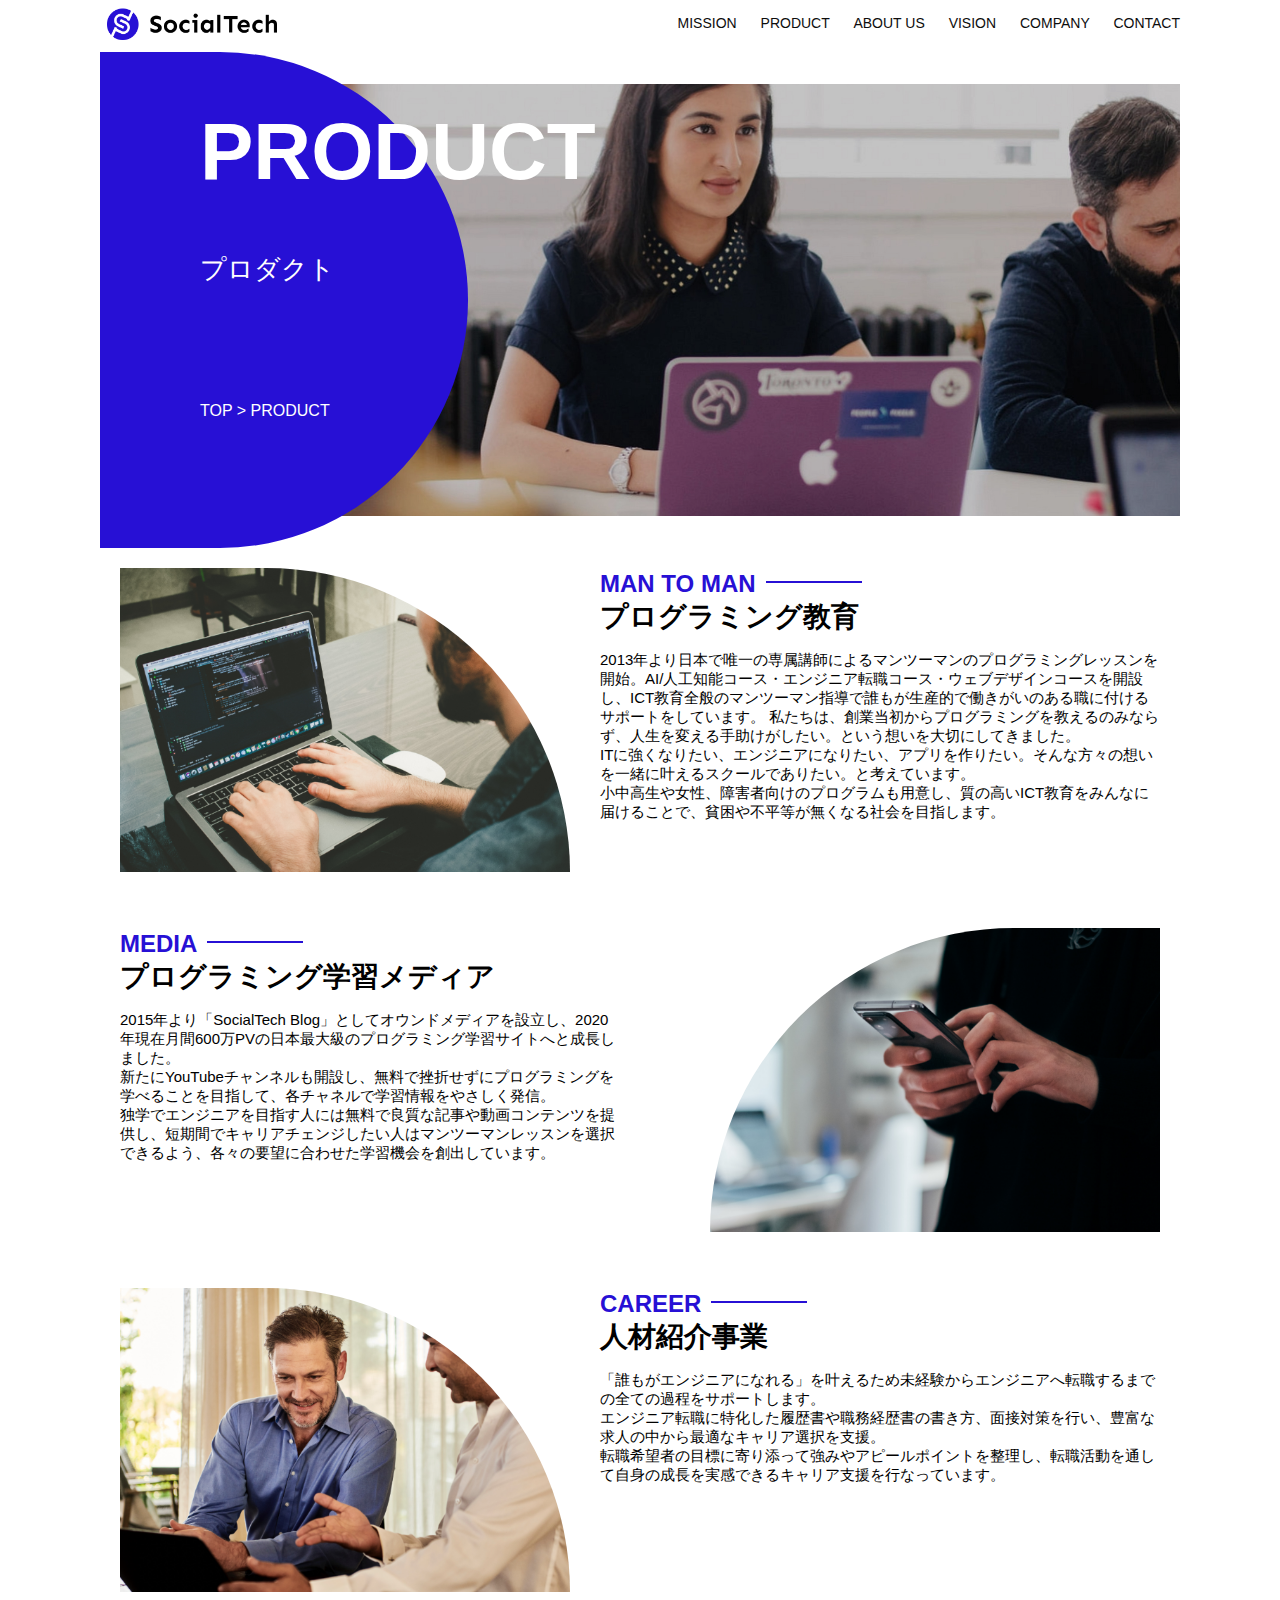
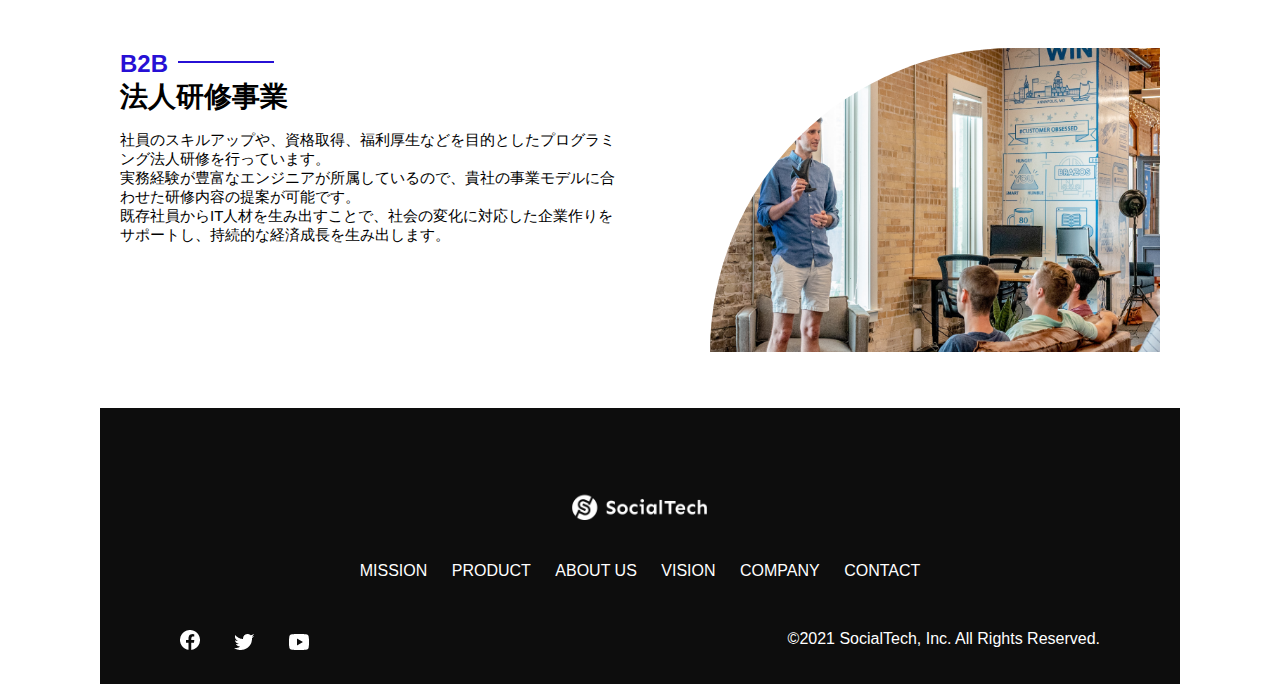
<file: kadai_tutorial_output/product.html>
<!DOCTYPE html>
<html>

<head>
    <title>SocialTech -PRODUCT プロダクト- </title>
    <meta charset="utf-8">
    <meta name="description" content="SocialTechの4つのプロダクトを紹介します">
    <meta name="viewport" content="width=device-width, initial-scale=1.0">
    <link rel="stylesheet" href="style.css">
</head>

<body>
    <!-- ヘッダー -->
    <header>
        <!-- ロゴ -->
        <a href="index.html" id="logo"><img src="images/logo.png" alt="トップページに戻る"></a>

        <!-- PC用ナビゲーション -->
        <nav id="nav-pc">
            <a href="mission.html">MISSION</a>
            <a href="product.html">PRODUCT</a>
            <a href="index.html#aboutus">ABOUT US</a>
            <a href="index.html#vision">VISION</a>
            <a href="index.html#company">COMPANY</a>
            <a href="index.html#contact">CONTACT</a>
        </nav>

        <!-- スマホ用メニューボタン -->
        <img id="menu-sp" src="images/button-menu.png" alt="ナビゲーションを開く"
            onclick="document.getElementById('nav-sp').style.display = 'block'">

        <!-- スマホ用ナビゲーション -->
        <nav id="nav-sp">
            <img id="close" src="images/button-close.png" alt="ナビゲーションを閉じる"
                onclick="document.getElementById('nav-sp').style.display = 'none'">
            <a id="logo-sp" href="index.html" onclick="document.getElementById('nav-sp').style.display = 'none'"><img
                    src="images/logo-sp.png" alt="トップページに戻る"></a>
            <a class="menu" href="mission.html"
                onclick="document.getElementById('nav-sp').style.display = 'none'">MISSION</a>
            <a class="menu" href="product.html"
                onclick="document.getElementById('nav-sp').style.display = 'none'">PRODUCT</a>
            <a class="menu" href="index.html#aboutus"
                onclick="document.getElementById('nav-sp').style.display = 'none'">ABOUT US</a>
            <a class="menu" href="index.html#vision"
                onclick="document.getElementById('nav-sp').style.display = 'none'">VISION</a>
            <a class="menu" href="index.html#company"
                onclick="document.getElementById('nav-sp').style.display = 'none'">COMPANY</a>
            <a class="menu" href="index.html#contact"
                onclick="document.getElementById('nav-sp').style.display = 'none'">CONTACT</a>
            <div id="sns">
                <a href="https://www.facebook.com/sejuku2013"><img src="images/button-facebook.png"
                        alt="Facebookのリンク"></a>
                <a href="https://twitter.com/samuraijuku"><img src="images/button-twitter.png" alt="Twitterのリンク"></a>
                <a href="https://www.youtube.com/channel/UCCFOQO5aDK0xXam4cUQXT8g"><img src="images/button-youtube.png"
                        alt="YouTubeのリンク"></a>
            </div>
        </nav>
    </header>
    <main>
        <article>
            <section id="product-main">
                <div id="product-title">
                    <h1>PRODUCT</h1>
                    <span>プロダクト</span>
                    <div>TOP > PRODUCT</div>
                </div>
            </section>
            <section class="product-section1">
                <img src="images/product/product-mantoman.png" alt="PCでコードを書く男性">
                <div>
                    <h2 class="product-h2">MAN TO MAN</h2>
                    <h3 class="product-h3">プログラミング教育</h3>
                    <p>2013年より日本で唯一の専属講師によるマンツーマンのプログラミングレッスンを開始。AI/人工知能コース・エンジニア転職コース・ウェブデザインコースを開設し、ICT教育全般のマンツーマン指導で誰もが生産的で働きがいのある職に付けるサポートをしています。
                        私たちは、創業当初からプログラミングを教えるのみならず、人生を変える手助けがしたい。という想いを大切にしてきました。<br>ITに強くなりたい、エンジニアになりたい、アプリを作りたい。そんな方々の想いを一緒に叶えるスクールでありたい。と考えています。<br>小中高生や女性、障害者向けのプログラムも用意し、質の高いICT教育をみんなに届けることで、貧困や不平等が無くなる社会を目指します。
                    </p>
                </div>
            </section>
            <section class="product-section2">
                <div>
                    <h2 class="product-h2">MEDIA</h2>
                    <h3 class="product-h3">プログラミング学習メディア</h3>
                    <p>2015年より「SocialTech
                        Blog」としてオウンドメディアを設立し、2020年現在月間600万PVの日本最大級のプログラミング学習サイトへと成長しました。<br>新たにYouTubeチャンネルも開設し、無料で挫折せずにプログラミングを学べることを目指して、各チャネルで学習情報をやさしく発信。<br>独学でエンジニアを目指す人には無料で良質な記事や動画コンテンツを提供し、短期間でキャリアチェンジしたい人はマンツーマンレッスンを選択できるよう、各々の要望に合わせた学習機会を創出しています。
                    </p>
                </div>
                <img src="images/product/product-media.png" alt="スマートフォンを操作する人">
            </section>
            <section class="product-section1">
                <img src="images/product/product-career.png" alt="笑顔で話し合う2人の男性">
                <div>
                    <h2 class="product-h2">CAREER</h2>
                    <h3 class="product-h3">人材紹介事業</h3>
                    <p>「誰もがエンジニアになれる」を叶えるため未経験からエンジニアへ転職するまでの全ての過程をサポートします。<br>エンジニア転職に特化した履歴書や職務経歴書の書き方、面接対策を行い、豊富な求人の中から最適なキャリア選択を支援。<br>転職希望者の目標に寄り添って強みやアピールポイントを整理し、転職活動を通して自身の成長を実感できるキャリア支援を行なっています。<br>
                    </p>
                </div>
            </section>
            <section class="product-section2">
                <div>
                    <h2 class="product-h2">B2B</h2>
                    <h3 class="product-h3">法人研修事業</h3>
                    <p>社員のスキルアップや、資格取得、福利厚生などを目的としたプログラミング法人研修を行っています。<br>実務経験が豊富なエンジニアが所属しているので、貴社の事業モデルに合わせた研修内容の提案が可能です。<br>既存社員からIT人材を生み出すことで、社会の変化に対応した企業作りをサポートし、持続的な経済成長を生み出します。
                    </p>
                </div>
                <img src="images/product/product-b2b.png" alt="講演中の男性とそれを聴く人々">
            </section>
        </article>
        <footer>
            <div id="footer-logo">
                <img src="images/logo-sp.png" alt="SocialTech">
            </div>
            <div id="footer-link">
                <a href="mission.html">MISSION</a>
                <a href="product.html">PRODUCT</a>
                <a href="index.html#aboutus">ABOUT US</a>
                <a href="index.html#vision">VISION</a>
                <a href="index.html#company">COMPANY</a>
                <a href="index.html#contact">CONTACT</a>
            </div>
            <div id="sns-footer">
                <a href="https://www.facebook.com/sejuku2013"><img src="images/button-facebook.png"
                        alt="Facebookのリンク"></a>
                <a href="https://twitter.com/samuraijuku"><img src="images/button-twitter.png" alt="Twitterのリンク"></a>
                <a href="https://www.youtube.com/channel/UCCFOQO5aDK0xXam4cUQXT8g"><img src="images/button-youtube.png"
                        alt="YouTubeのリンク"></a>
                <span id="copyright">&copy;2021 SocialTech, Inc. All Rights Reserved. </span>
            </div>
        </footer>
    </main>
</body>

</html>
</file>
<file: Design Comprehensive Layout/style.css>
html{
  font-size: 18px;
}

body{
  font-family:  "Noto Sans JP";
  background-color: #ffffff;
}
img{
  width: 100%;
  height: auto;

}

/*PCスタイル  */
@media screen and (min-width:768px) {
  
header{
display: flex;
justify-content: space-around;
align-items: center;
margin: 20px 179px 20px 179px;
}

h2{
  text-align: center;
}

#Myprofile{
  border: solid 1px #000000;
  padding: 10px;
}

#AboutWork > h2 {
  display: flex;
  justify-content: center;
  padding-top: 20px;
  padding-bottom: 20px;
  padding-left: 50px;
}
nav{
display: flex;
}
 
#camera{
  width: 100%;
}

/* about */

#About{
  display: flex;
  justify-content: center;
  align-items: center;
}

#AboutFace{
    border-radius: 50%;  /* 角丸半径を50%にする(=円形にする) */
    width:  180px;       /* ※縦横を同値に */
    height: 180px;       /* ※縦横を同値に */
}


/* works */
#works{
  display: flex;
  justify-content: center;
  align-items: center;
  
}

.sea{
  margin: 10px;
  text-align: center;
  width: 179px;
  height: 134px;

}
.mt{
  margin: 10px;
  text-align: center;
  width: 179px;
  height: 134px;

}
.town{
  margin: 10px;
  text-align: center;
  width: 179px;
  height: 134px;
}

footer{
  text-align: center;
}

}



/* スマホ */
@media screen and (max-width: 767px){
  
header{
  display: flex;
  justify-content: space-around;
  align-items: center;
  margin: 20px 179px 20px 179px;
  }
  
  h2{
    text-align: center;
  }
  
  #Myprofile{
    border: solid 1px #000000;
    padding: 10px;
  }
  
  #AboutWork > h2 {
    display: flex;
    justify-content: center;
    padding-top: 20px;
    padding-bottom: 20px;
    padding-left: 50px;
  }
  nav{
  display: flex;
  }
   
  #camera{
    width: 100%;
  }
  
  /* about */
  
  #About{
    display: flex;
    justify-content: center;
    align-items: center;
  }
  
  #AboutFace{
      border-radius: 50%;  /* 角丸半径を50%にする(=円形にする) */
      width:  180px;       /* ※縦横を同値に */
      height: 180px;       /* ※縦横を同値に */
  }
  
  
  /* works */
  .sea{
    margin: 10px;
    text-align: center;
    width: auto;
    height: auto;
  }
  .mt{
    margin: 10px;
    text-align: center;
    width: auto;
    height: auto;
  }
  .town{
    margin: 10px;
    text-align: center;
    width: auto;
    height: auto;
  }
  
  footer{
    text-align: center;
  }
  
/* 
header{
  display: flex;
  justify-content: space-around;
  align-items: center;
  margin: 20px 179px 20px 179px;
  }

h2{
  text-align: center;
}

#Myprofile{
  border: solid 1px #000000;
  padding: 10px;
}

#AboutWork > h2 {
  display: flex;
  justify-content: center;
  padding-top: 20px;
  padding-bottom: 20px;
 
  padding-left: 50px;
    
}
nav{
display: flex;
}
  
#camera{
  width: 100%;
}

#About{
  display: flex;
  justify-content: center;
  align-items: center;
}
#AboutFace{
  border-radius: 50%;  /* 角丸半径を50%にする(=円形にする) */
  width:  180px;       /* ※縦横を同値に */
  height: 180px;       /* ※縦横を同値に */
}  
 */



}
</file>
<file: Design_Comprehensive_Layout/style.css>
html{
  font-size: 18px;
}

body{
  font-family:  "Noto Sans JP";
  background-color: #ffffff;
}
img{
  width: 100%;
  height: auto;

}

/*PCスタイル  */
@media screen and (min-width:768px) {
  
header{
display: flex;
justify-content: space-around;
align-items: center;
margin: 20px 179px 20px 179px;
}

h2{
  text-align: center;
}

#Myprofile{
  border: solid 1px #000000;
  padding: 10px;
}

#AboutWork > h2 {
  display: flex;
  justify-content: center;
  padding-top: 20px;
  padding-bottom: 20px;
  padding-left: 50px;
}
nav{
display: flex;
}
 
#camera{
  width: 100%;
}

/* about */

#About{
  display: flex;
  justify-content: center;
  align-items: center;
}

#AboutFace{
    border-radius: 50%;  /* 角丸半径を50%にする(=円形にする) */
    width:  180px;       /* ※縦横を同値に */
    height: 180px;       /* ※縦横を同値に */
}


/* works */
#works{
  display: flex;
  flex-wrap: wrap;
  justify-content: center;
  margin: 20px auto 20px auto;
  max-width: 960px;

}

.sea{
  padding-bottom: 60px;
  width: 25%;
  text-align: center;

}
.mt{
  padding-bottom: 60px;
  width: 25%;
  padding-right: 20px;
  padding-left: 20px;
  text-align: center;
}

.town{
  padding-bottom: 60px;
  width: 25%;
  text-align: center;
}


footer{
  text-align: center;
}

}



/* スマホ */
@media screen and (max-width: 767px){
  
header{
  display: flex;
  justify-content: space-around;
  align-items: center;
  margin: 20px 179px 20px 179px;
  }
  
  h2{
    text-align: center;
  }
  
  #Myprofile{
    border: solid 1px #000000;
    padding: 10px;
  }
  
  #AboutWork > h2 {
    display: flex;
    justify-content: center;
    padding-top: 20px;
    padding-bottom: 20px;
    padding-left: 50px;
  }
  nav{
  display: flex;
  }
   
  #camera{
    width: 100%;
  }
  
  /* about */
  
  #About{
    display: flex;
    justify-content: center;
    align-items: center;
  }
  
  #AboutFace{
      border-radius: 50%;  /* 角丸半径を50%にする(=円形にする) */
      width:  180px;       /* ※縦横を同値に */
      height: 180px;       /* ※縦横を同値に */
  }
  
  
  /* works */
  .sea{
    margin: 10px;
    text-align: center;
    width: auto;
    height: auto;
  }
  .mt{
    margin: 10px;
    text-align: center;
    width: auto;
    height: auto;
  }
  .town{
    margin: 10px;
    text-align: center;
    width: auto;
    height: auto;
  }
  
  footer{
    text-align: center;
  }
}
</file>
<file: kadai_013/style.css>
/* PC、スマホ共通スタイル */
body {
  font-family: "Source Sans Pro", "Hiragino Kaku Gothic ProN", Meiryo, Arial,
    sans-serif;
}

p {
  font-size: 15px;
}

#main-visual>img {
  width: 100%;
}

/*================
PC用のスタイル 
=================*/
@media screen and (min-width: 768px) {
  /* 横幅設定 */
  body {
    max-width: 1080px;
    min-width: 960px;
    margin: 0 auto 0 auto;
  }

  /* ヘッダー */
  header {
    display: flex;
    justify-content: space-between;
  }

  /* ナビゲーションのレイアウト */
  #nav-pc {
    text-align: right;
    font-size: 14px;
    padding-top: 15px;
  }

  /* ナビゲーションのリンクの装飾設定 */
  #nav-pc>a {
    text-decoration: none;
    margin-left: 20px;
  }

  #nav-pc>a:link {
    color: #0d0d0d;
  }

  #nav-pc>a:visited {
    color: #0d0d0d;
  }

  #nav-pc>a:hover {
    color: #0d0d0d;
    text-decoration: underline;
  }

  #nav-pc>a:active {
    color: #0d0d0d;
  }
 
   /* スマホ用ナビを非表示 */
   #nav-sp,
   #menu-sp {
     display: none;
   }

}



/* 画面幅が767px以下のとき */
@media screen and (max-width: 767px) {
  /* スマートフォン用のスタイルを指定する */
  body {
    min-width: 375px;
    margin: 0;
  }

  /* PC用ナビゲーション非表示 */
  #nav-pc {
    display: none;
  }

  /* ハンバーガーメニュー */
  #menu-sp {
    float: right;
    padding: 0;
  }
  #nav-sp{
    background-color: #ce933e;
    position: absolute;
    left: 0;
    top: 0;
    height: 100%;
    width: 100%;
    display: none;
    z-index: 100;
  }
  #close {
    position:absolute;
    top: 20px;
    right: 20px;
  }
  #logo-sp{
    margin-top: 80px;
    margin-right: 0px;
    margin-bottom: 30px;
    margin-left: 20px;
  }
  #nav-sp > a {
    display: block;
  }
  #nav-sp > a:link{
    color: #ffffff
  }
  #nav-sp > a:visited{
    color:#ffffff;
  }
  #nav-sp > a:hover{
    color: #ffffff;
    text-decoration: underline;
  }
  #nav-sp > a:active{
    color: #ffffff;
  }
  #nav-sp > .menu{
    text-decoration: none;
    display: block;
    margin-left: 20px;
    margin-right: 20px;
    height: 44px;
    font-size: 16px;
    background-image: url("images/arrow.png");
    background-repeat: no-repeat;
    background-position: right top;
  }
}
</file>
<file: kadai_tutorial_output/style.css>
/* PC、スマホ共通スタイル */
body {
    font-family: "Source Sans Pro", "Hiragino Kaku Gothic ProN", Meiryo, Arial,
        sans-serif;
}

p {
    font-size: 15px;
}

.arrow-right {
    color: #2710d5;
}

#submit {
    margin-top: 50px;
}

/*================
 PC用のスタイル
=================*/
@media screen and (min-width: 768px) {
    /* 横幅設定 */
    body {
        max-width: 1080px;
        min-width: 900px;
        margin: 0 auto 0 auto;
    }

    /* ヘッダー */
    header {
        display: flex;
        justify-content: space-between;
    }

    /* ナビゲーションのレイアウト */
    #nav-pc {
        font-size: 14px;
        padding-top: 15px;
    }

    /* ナビゲーションのリンクの装飾設定 */
    #nav-pc > a {
        text-decoration: none;
        margin-left: 20px;
    }
    #nav-pc > a:link {
        color: #0d0d0d;
    }
    #nav-pc > a:visited {
        color: #0d0d0d;
    }
    #nav-pc > a:hover {
        color: #0d0d0d;
        text-decoration: underline;
    }
    #nav-pc > a:active {
        color: #0d0d0d;
    }

    /* スマホ用ナビを非表示 */
    #nav-sp,
    #menu-sp {
        display: none;
    }

    /* メインビジュアル*/
    #main-visual {
        position: relative;
        height: 400px;
    }
    #main-message {
        position: absolute;
        top: 0;
        left: 0;
        background-color: #2710d5;
        color: #ffffff;
        border-radius: 0 0 476px 0;
        max-width: 620px;
        height: 100%;
        width: 100%;
        z-index: 11;
    }
    #main-message > h1 {
        font-size: 60px;
        font-weight: bold;
        margin: 100px 0 0 50px;
    }

    #main-message > p {
        font-size: 28px;
        margin: 0 0 0 50px;
    }
    #main-visual > img {
        max-width: 620px;
        border-radius: 476px 0 0 0;
        position: absolute;
        top: 0;
        right: 0;
        z-index: 10;
    }

    /*見出し*/
    h2 {
        margin: 40px 0 0 0;
    }

    h2::after {
        content: url("images/line.png");
        margin-left: 10px;
    }

    h3 {
        font-size: 27px;
    }

    /* ミッション */
    #mission {
        margin: 80px auto 80px auto;
        width: 100%;
    }

    #mission-flex {
        width: 100%;
        display: flex;
    }

    #mission-flex > div {
        width: 50%;
        margin: 20px;
    }

    #mission-photo {
        width: 100%;
    }

    #s2dgs {
        margin-top: 50px;
        width: 100%;
    }

    /* プロダクト */
    #product {
        background-color: #fafafa;
        margin: 80px 0 80px 0;
        padding: 10px 40px 0px 40px;
    }

    /* 外枠 */
    #product > div {
        margin-top: 40px;
        display: flex;
    }

    /* 左のカラム */
    #product-left {
        width: 50%;
        margin-right: 20px;
    }

    /* 右のカラム */
    #product-right {
        width: 50%;
        margin-left: 20px;
        margin-top: 80px;
    }

    /* 写真＋説明の枠 */
    #product-left > div {
        position: relative;
        height: 480px;
        margin-right: 20px;
    }
    #product-right > div {
        position: relative;
        height: 480px;
        margin-left: 20px;
    }

    /* 写真*/
    .product-photo {
        width: 100%;
    }

    /* 説明文の枠 */
    .product-explain {
        background-color: #ffffff;
        position: absolute;
        left: 0;
        top: 280px;
        margin: 0 40px 0 40px;
        padding: 20px;
        box-shadow: 5px 5px 10px rgba(0, 0, 0, 0.05);
    }

    /* 説明文の英語 */
    .product-explain > span {
        color: #2710d5;
        font-weight: bold;
        font-size: 16px;
        margin: 0px;
    }

    /* 説明文の見出し */
    .product-explain > h3 {
        font-size: 20px;
        margin: 5px 0 5px 0;
    }

    /* 説明文 */
    .product-explain > p {
        font-size: 14px;
        margin: 0;
    }

    /* もっと見るボタン */
    #product-more {
        margin: 0 auto -42px auto;
    }

    /* ABOUT US */
    #aboutus {
        margin: 80px auto 80px auto;
    }

    /* ３つの組織文化と写真を入れる枠 */
    #aboutus > div {
        display: flex;
    }

    /* 写真 */
    .culture-img {
        width: 100%;
        align-self: flex-start;
    }

    .culture-img2 {
        margin-top: 50px;
        width: 100%;
    }

    /* 3つの組織文化の表 */
    .culture-table {
        margin-right: 50px;
    }

    /* 番号 */
    .culture-num {
        font-size: 80px;
        color: #2710d5;
        margin: 0 20px 0 0;
    }

    /* 組織文化英語 */
    .culture-en {
        color: #2710d5;
        font-weight: bold;
        font-size: 24px;
        display: block;
    }

    /* 組織文化日本語 */
    .culture-jp {
        font-size: 28px;
        font-weight: bold;
    }

    /* 説明文 */
    .culture-description {
        margin: 0;
    }

    /* ビジョン */
    #vision {
        margin: 80px auto 80px auto;
    }

    /* セクション内の外枠*/
    #vision > div {
        width: 100%;
        display: flex;
        justify-content: space-between;
        flex-wrap: wrap;
    }

    /*7つの行動指針の枠*/
    .vision-box {
        width: 300px;
        height: 300px;
        margin-bottom: 30px;
        position: relative;
    }

    .vision-box > img {
        width: 100%;
        height: auto;
        position: absolute;
        top: 0;
        left: 0;
        z-index: 30;
    }

    .vision-box > span {
        position: absolute;
        top: 0;
        left: 0;
        z-index: 31;
        margin-right: 20px;
    }

    .vision-box > span > h4 {
        color: #2710d5;
        font-size: 19px;
        margin: 80px 0 0 0;
    }

    .vision-box > span > h4::first-letter {
        font-size: 40px;
    }

    .vision-box > span > h5 {
        font-size: 20px;
        margin: 0 0 0 0;
    }

    .vision-box > span > p {
        margin: 10px 0 0 0;
    }

    /*会社概要*/
    #company {
        margin: 80px auto 80px auto;
    }

    #company-table {
        width: 100%;
    }

    .tableheader {
        text-align: left;
        padding: 20px;
        border-bottom-color: #2710d5;
        border-bottom-width: 1px;
        border-bottom-style: solid;
        width: 100px;
    }

    .tableheader-first {
        text-align: left;
        padding: 20px;
        border-bottom-color: #2710d5;
        border-bottom-width: 1px;
        border-bottom-style: solid;
        border-top-color: #2710d5;
        border-top-width: 1px;
        border-top-style: solid;
        width: 100px;
    }

    .cell {
        padding: 30px;
        border-bottom-color: #ececec;
        border-bottom-width: 1px;
        border-bottom-style: solid;
    }
    .cell-first {
        padding: 30px;
        border-bottom-color: #ececec;
        border-bottom-width: 1px;
        border-bottom-style: solid;
        border-top-color: #ececec;
        border-top-width: 1px;
        border-top-style: solid;
    }

    #company > iframe {
        width: 100%;
        height: 368px;
        margin-top: 40px;
    }

    /* お問い合わせ */
    #contact {
        margin: 80px auto 80px auto;
    }

    /* 外枠 */
    #contact > form > div {
        display: flex;
        flex-direction: row;
        flex-wrap: wrap;
        padding-bottom: 30px;
    }

    /* 左列　見出し */
    .contact-heading {
        width: 240px;
        align-self: center;
    }
    /* 見出しのラベル */
    .contact-label {
        font-weight: bold;
    }
    /* 必須 */
    .contact-span {
        color: #ce2222;
        margin: 0 0 0 20px;
        font-weight: bold;
    }
    /* テキストボックス */
    .contact-textbox {
        border-top: 0px;
        border-left: 0px;
        border-right: 0px;
        border-bottom-width: 1px;
        border-bottom-color: #707070;
        border-style: solid;
        background-color: #fafafa;
        height: 56px;
        width: 400px;
    }

    /* お問い合わせ内容のテキストエリア */
    .contact-textarea {
        border-top: 0px;
        border-left: 0px;
        border-right: 0px;
        border-bottom-width: 1px;
        border-bottom-color: #707070;
        background-color: #fafafa;
        width: 400px;
        height: 200px;
    }

    /* 個人情報の取り扱い */
    details {
        width: 700px;
    }
    details > div {
        background-color: #fafafa;
        padding: 20px;
    }

    details > div > span {
        font-weight: bold;
    }

    /* フッター */
    footer {
        background-color: #0d0d0d;
        text-align: center;
        padding: 80px 80px 30px 80px;
    }

    #footer-logo {
        margin-bottom: 30px;
    }

    #footer-link {
        margin-bottom: 50px;
    }
    #footer-link > a {
        text-decoration: none;
        margin: 10px;
    }
    #footer-link > a:link {
        color: #ffffff;
    }
    #footer-link > a:visited {
        color: #ffffff;
    }
    #footer-link > a:hover {
        color: #ffffff;
        text-decoration: underline;
    }
    #footer-link > a:active {
        color: #ffffff;
    }

    #sns-footer {
        text-align: left;
        width: 100%;
    }
    #sns-footer > a {
        margin-right: 30px;
    }

    #copyright {
        color: #ffffff;
        float: right;
    }

    /* mission.html用スタイル */
    /* ミッションのメインビジュアル */
    #mission-main {
        height: 496px;
        width: 100%;
        background-image: url("images/mission/mission-main.png");
        background-repeat: no-repeat;
        background-position-y: center;
    }

    #mission-title {
        background-color: #2710d5;
        width: 368px;
        color: #ffffff;
        height: 496px;
        border-radius: 0 248px 248px 0;
        position: relative;
    }
    #mission-title > h1 {
        position: absolute;
        top: 0;
        left: 100px;
        font-size: 80px;
    }

    #mission-title > span {
        position: absolute;
        top: 200px;
        left: 100px;
        font-size: 26px;
    }

    #mission-title > div {
        position: absolute;
        top: 350px;
        left: 100px;
        font-size: 16px;
    }

    #mission-s2dgs {
        width: 100%;
        margin: 20px;
    }

    .mission-h2 {
        color: #2710d5;
        font-size: 40px;
    }

    .mission-h2::after {
        content: none;
    }

    #mission-5goals {
        margin: 20px;
        display: flex;
    }
    #mission-5goals > div {
        flex-grow: 1;
        padding: 20px;
    }

    #mission-5goals > div > div {
        margin-bottom: 40px;
    }

    .fivegoals-image-right {
        float: right;
        margin: 20px;
    }

    .fivegoals-image-left {
        float: left;
        margin: 20px;
    }

    .fivegoals-number {
        color: #2710d5;
        font-size: 48px;
        font-weight: bold;
        margin: 0;
    }

    .fivegoals-h3 {
        font-size: 28px;
        margin: 0;
    }
    .fivegoals-p {
        margin: 0;
    }

    /* プロダクトページ */
    #product-main {
        height: 496px;
        width: 100%;
        background-image: url("images/product/product-main.png");
        background-repeat: no-repeat;
        background-position-y: center;
    }

    #product-title {
        background-color: #2710d5;
        width: 368px;
        color: #ffffff;
        height: 496px;
        border-radius: 0 248px 248px 0;
        position: relative;
    }
    #product-title > h1 {
        position: absolute;
        top: 0;
        left: 100px;
        font-size: 80px;
    }

    #product-title > span {
        position: absolute;
        top: 200px;
        left: 100px;
        font-size: 26px;
    }

    #product-title > div {
        position: absolute;
        top: 350px;
        left: 100px;
        font-size: 16px;
    }

    /* セクション1 */
    .product-section1 {
        position: relative;
        margin: 20px;
        height: 340px;
    }

    .product-section1 > img {
        position: absolute;
        top: 0;
        left: 0;
        width: 450px;
        margin: 0 40px 30px 0;
        border-radius: 0 432px 0 0;
    }

    .product-section1 > div {
        position: absolute;
        top: 0;
        left: 480px;
    }

    /*セクション２*/

    .product-section2 {
        position: relative;
        margin: 20px;
        height: 340px;
    }

    .product-section2 > img {
        position: absolute;
        top: 0;
        right: 0;
        width: 450px;
        margin: 0 0 30px 40px;
        border-radius: 432px 0 0 0;
    }

    .product-section2 > div {
        width: 500px;
        position: absolute;
        top: 0;
        left: 0;
    }

    .product-h2 {
        color: #2710d5;
        font-size: 24px;
        margin: 0;
    }

    .product-h3 {
        font-size: 28px;
        margin: 0;
    }
}

/*====================
 スマートフォン用のスタイル
=====================*/
@media screen and (max-width: 767px) {
    body {
        min-width: 375px;
        margin: 0;
    }

    /* PC用ナビゲーション非表示 */
    #nav-pc {
        display: none;
    }

    /* ハンバーガーメニュー */
    #menu-sp {
        float: right;
        padding: 0;
    }

    /* スマホ用ナビゲーションの表示切替*/
    /* 初期状態、レイアウトと非表示設定 */
    #nav-sp {
        background-color: #2710d5;
        position: absolute;
        left: 0;
        top: 0;
        height: 100%;
        width: 100%;
        display: none;
        z-index: 100;
    }

    /* ×ボタン */
    #close {
        position: absolute;
        top: 20px;
        right: 20px;
    }

    /* ナビゲーションメニュー用ロゴ */
    #logo-sp {
        margin: 80px 0 30px 20px;
    }

    /* ナビゲーションのリンクの装飾設定 */
    #nav-sp > a {
        display: block;
    }

    #nav-sp > a:link {
        color: #ffffff;
    }
    #nav-sp > a:visited {
        color: #ffffff;
    }
    #nav-sp > a:hover {
        color: #ffffff;
        text-decoration: underline;
    }
    #nav-sp > a:active {
        color: #ffffff;
    }

    #nav-sp > .menu {
        text-decoration: none;
        display: block;
        margin: 0 20px 0 20px;
        height: 44px;
        font-size: 16px;
        background-image: url("images/arrow.png");
        background-repeat: no-repeat;
        background-position: right top;
    }

    #sns {
        position: absolute;
        bottom: 20px;
        left: 20px;
    }
    #sns > a {
        margin-right: 30px;
    }

    /* メインビジュアル */
    #main-visual {
        position: relative;
        height: 470px;
        width: 100%;
        overflow: hidden;
    }
    #main-visual > div {
        position: absolute;
        top: 0;
        left: 0;
        background-color: #2710d5;
        color: white;
        border-radius: 0 0 476px 0;
        text-align: center;
        height: 280px;
        width: 100%;
        z-index: 11;
    }
    #main-visual > div > h1 {
        font-size: 28px;
        margin: 90px 0 0 0;
    }

    #main-visual > div > p {
        margin: 0;
    }

    #main-visual > img {
        width: 100%;
        border-radius: 476px 0 0 0;

        z-index: 10;
        position: absolute;
        bottom: 0;
        right: 0;
    }

    /*見出し*/
    h2::after {
        content: url("images/line.png");
        margin-left: 10px;
    }

    h3 {
        font-size: 24px;
        margin: 10px 0 0 0;
    }

    /* ミッション */
    #mission {
        margin: 20px;
    }

    #mission-photo {
        width: 100%;
    }

    #s2dgs {
        width: 100%;
    }

    /* プロダクト */
    #product {
        background-color: #fafafa;
        padding-top: 10px;
    }

    #product h2 {
        margin-left: 20px;
    }
    /* 外枠 */
    /* 左右のカラム　スマホでは縦並び */
    #product-left,
    #product-right {
        margin-right: 20px;
        margin-left: 20px;
    }

    /* 写真＋説明の枠 */
    #product-left > div,
    #product-right > div {
        position: relative;
        height: 540px;
    }

    /* 説明文の枠 */
    .product-explain {
        background-color: #ffffff;
        position: absolute;
        left: 0;
        bottom: 50px;
        padding: 20px;
        box-shadow: 5px 5px 10px rgba(0, 0, 0, 0.05);
    }

    .product-explain > span {
        color: #2710d5;
        font-weight: bold;
        font-size: 16px;
        margin: 0px;
    }

    .product-explain > h3 {
        margin: 10px 0 10px 0;
    }

    /* 写真*/
    .product-photo {
        width: 100%;
    }

    #product-more > img {
        margin: 0 0 -42px 20px;
    }

    /* ABOUT US */
    #aboutus {
        margin: 80px 20px 80px 20px;
    }

    #aboutus > div {
        display: flex;
        flex-direction: column;
    }

    .culture-table {
        width: 100%;
        padding-right: 20px;
        order: 2;
    }

    .culture-img {
        width: 100%;
        order: 1;
    }

    .culture-img2 {
        width: 100%;
    }
    .culture-num {
        font-size: 80px;
        color: #2710d5;
    }

    .culture-en {
        color: #2710d5;
        font-weight: bold;
        font-size: 24px;
        display: block;
    }

    .culture-jp {
        display: block;
    }

    .culture-description {
        margin: 0;
    }

    /* ビジョン */
    #vision {
        margin: 80px 20px 80px 20px;
    }

    .vision-box {
        width: 300px;
        height: 300px;
        margin-bottom: 30px;
        position: relative;
    }

    .vision-box > img {
        width: 100%;
        height: auto;
        position: absolute;
        top: 0;
        left: 0;
        z-index: 30;
    }

    .vision-box > span {
        position: absolute;
        top: 0;
        left: 0;
        z-index: 31;
        margin-right: 20px;
    }

    .vision-box > span > h4 {
        color: #2710d5;
        font-size: 19px;
        margin: 60px 0 0 0;
    }

    .vision-box > span > h5 {
        font-size: 20px;
        margin: 0 0 0 0;
    }
    .vision-box > span > p {
        margin: 10px 0 0 0;
    }

    /*会社概要*/
    #company {
        margin: 0 20px 0 20px;
    }

    #company > h3 {
        margin-bottom: 20px;
    }

    #company-table {
        width: 100%;
    }

    .tableheader-first {
        text-align: left;
        padding: 20px;
        border-bottom-color: #2710d5;
        border-bottom-width: 1px;
        border-bottom-style: solid;
        border-top-color: #2710d5;
        border-top-width: 1px;
        border-top-style: solid;
        width: 50px;
    }
    .tableheader {
        text-align: left;
        padding: 20px;
        border-bottom-color: #2710d5;
        border-bottom-width: 1px;
        border-bottom-style: solid;
        width: 50px;
    }

    .cell-first {
        padding: 20px;
        border-bottom-color: #ececec;
        border-bottom-width: 1px;
        border-bottom-style: solid;
        border-top-color: #ececec;
        border-top-width: 1px;
        border-top-style: solid;
    }
    .cell {
        padding: 20px;
        border-bottom-color: #ececec;
        border-bottom-width: 1px;
        border-bottom-style: solid;
    }

    #company > iframe {
        width: 100%;
        height: 240px;
        margin: 40px 0 0 0;
    }

    /* お問い合わせ */
    #contact {
        margin: 80px 20px 80px 20px;
    }

    #contact > h3 {
        margin-bottom: 20px;
    }

    #contact > form > div {
        margin-bottom: 20px;
    }

    .contact-heading {
        margin-bottom: 20px;
    }

    /* ラベル */
    .contact-label {
        font-weight: bold;
    }

    /* 必須 */
    .contact-span {
        color: #ce2222;
        margin: 0 0 0 20px;
        font-weight: bold;
    }

    .contact-textbox {
        height: 56px;
        border-top: 0px;
        border-left: 0px;
        border-right: 0px;
        background-color: #fafafa;
        border-bottom-width: 1px;
        border-bottom-color: #707070;
        border-style: solid;
        min-width: 300px;
        width: 100%;
    }

    .contact-textarea {
        height: 150px;
        border-top: 0px;
        border-left: 0px;
        border-right: 0px;
        background-color: #fafafa;
        width: 100%;
    }

    .radiobutton {
        margin-bottom: 20px;
    }

    /* .radiobutton + label::after {
        content: "\A";
        white-space: pre;
    } */

    /* フッター */
    footer {
        background-color: #0d0d0d;
        padding: 30px 20px 50px 20px;
    }

    #footer-logo {
        margin-bottom: 30px;
    }

    #footer-link {
        margin-bottom: 50px;
    }
    #footer-link > a {
        text-decoration: none;
        margin: 0 20px 30px 0;
        display: block;

        background-image: url("images/arrow.png");
        background-repeat: no-repeat;
        background-position: right top;
    }
    #footer-link > a:link {
        color: #ffffff;
    }
    #footer-link > a:visited {
        color: #ffffff;
    }
    #footer-link > a:hover {
        color: #ffffff;
        text-decoration: underline;
    }
    #footer-link > a:active {
        color: #ffffff;
    }

    #sns-footer > a {
        margin-right: 30px;
    }
    #copyright {
        font-size: 12px;
        display: block;
        margin-top: 30px;
        color: #ffffff;
    }

    /* mission.html用スタイル */
    /* ミッションのメインビジュアル */
    #mission-main {
        height: 256px;
        width: 100%;
        background-image: url("images/mission/mission-main.png");
        background-repeat: no-repeat;
        background-position-y: center;
        background-size: auto 208px;
    }

    #mission-title {
        background-color: #2710d5;
        width: 136px;
        color: #ffffff;
        height: 256px;
        border-radius: 0 248px 248px 0;
        position: relative;
    }
    #mission-title > h1 {
        position: absolute;
        top: 0;
        left: 20px;
        font-size: 40px;
    }

    #mission-title > span {
        position: absolute;
        top: 110px;
        left: 20px;
        font-size: 18px;
    }

    #mission-title > div {
        position: absolute;
        top: 180px;
        left: 20px;
        font-size: 13px;
    }
    /* ミッションページ　S2DGSの設定 */
    #mission-s2dgs {
        margin: 20px;
    }

    .mission-h2 {
        color: #2710d5;
        font-size: 38px;
        margin: 0px;
    }

    .mission-h2::after {
        content: none;
    }

    #mission-s2dgs > img {
        width: 100%;
    }

    #section-s2dgs > img {
        width: 100%;
    }

    /* ミッションページ　5つのゴールの設定 */
    #mission-5goals {
        margin: 20px;
    }

    #mission-5goals > div > div {
        margin-bottom: 40px;
    }

    #s2dgs-image {
        width: 100%;
    }
    .fivegoals-image-right {
        margin: 20px auto 20px auto;
        display: block;
    }

    .fivegoals-image-left {
        margin: 20px auto 20px auto;
        display: block;
    }

    .fivegoals-number {
        color: #2710d5;
        font-size: 48px;
        margin: 0;
    }

    .fivegoals-h3 {
        font-size: 28px;
        margin: 0;
    }
    .fivegoals-p {
        margin: 0;
    }

    /* プロダクトページ */

    #product-main {
        height: 256px;
        width: 100%;
        background-image: url("images/product/product-main.png");
        background-repeat: no-repeat;
        background-position-y: center;
        background-size: auto 208px;
    }

    #product-title {
        background-color: #2710d5;
        width: 136px;
        color: #ffffff;
        height: 256px;
        border-radius: 0 248px 248px 0;
        position: relative;
    }
    #product-title > h1 {
        position: absolute;
        top: 0;
        left: 20px;
        font-size: 40px;
    }

    #product-title > span {
        position: absolute;
        top: 110px;
        left: 20px;
        font-size: 18px;
    }

    #product-title > div {
        position: absolute;
        top: 180px;
        left: 20px;
        font-size: 13px;
    }

    .product-section1 {
        margin: 20px;
    }

    .product-section1 > img {
        width: 100%;
        border-radius: 0 300px 0 0;
    }

    .product-section1 > div {
    }

    .product-section2 {
        margin: 20px;

        display: flex;
        flex-direction: column;
    }

    .product-section2 > img {
        order: 1;
        width: 100%;
        border-radius: 300px 0 0 0;
    }

    .product-section2 > div {
        order: 2;
    }

    .product-h2 {
        color: #2710d5;
        font-size: 24px;
        /* width: 250px; */
        margin: 0;
    }

    .product-h3 {
        font-size: 28px;
        margin: 0;
    }
}
</file>
